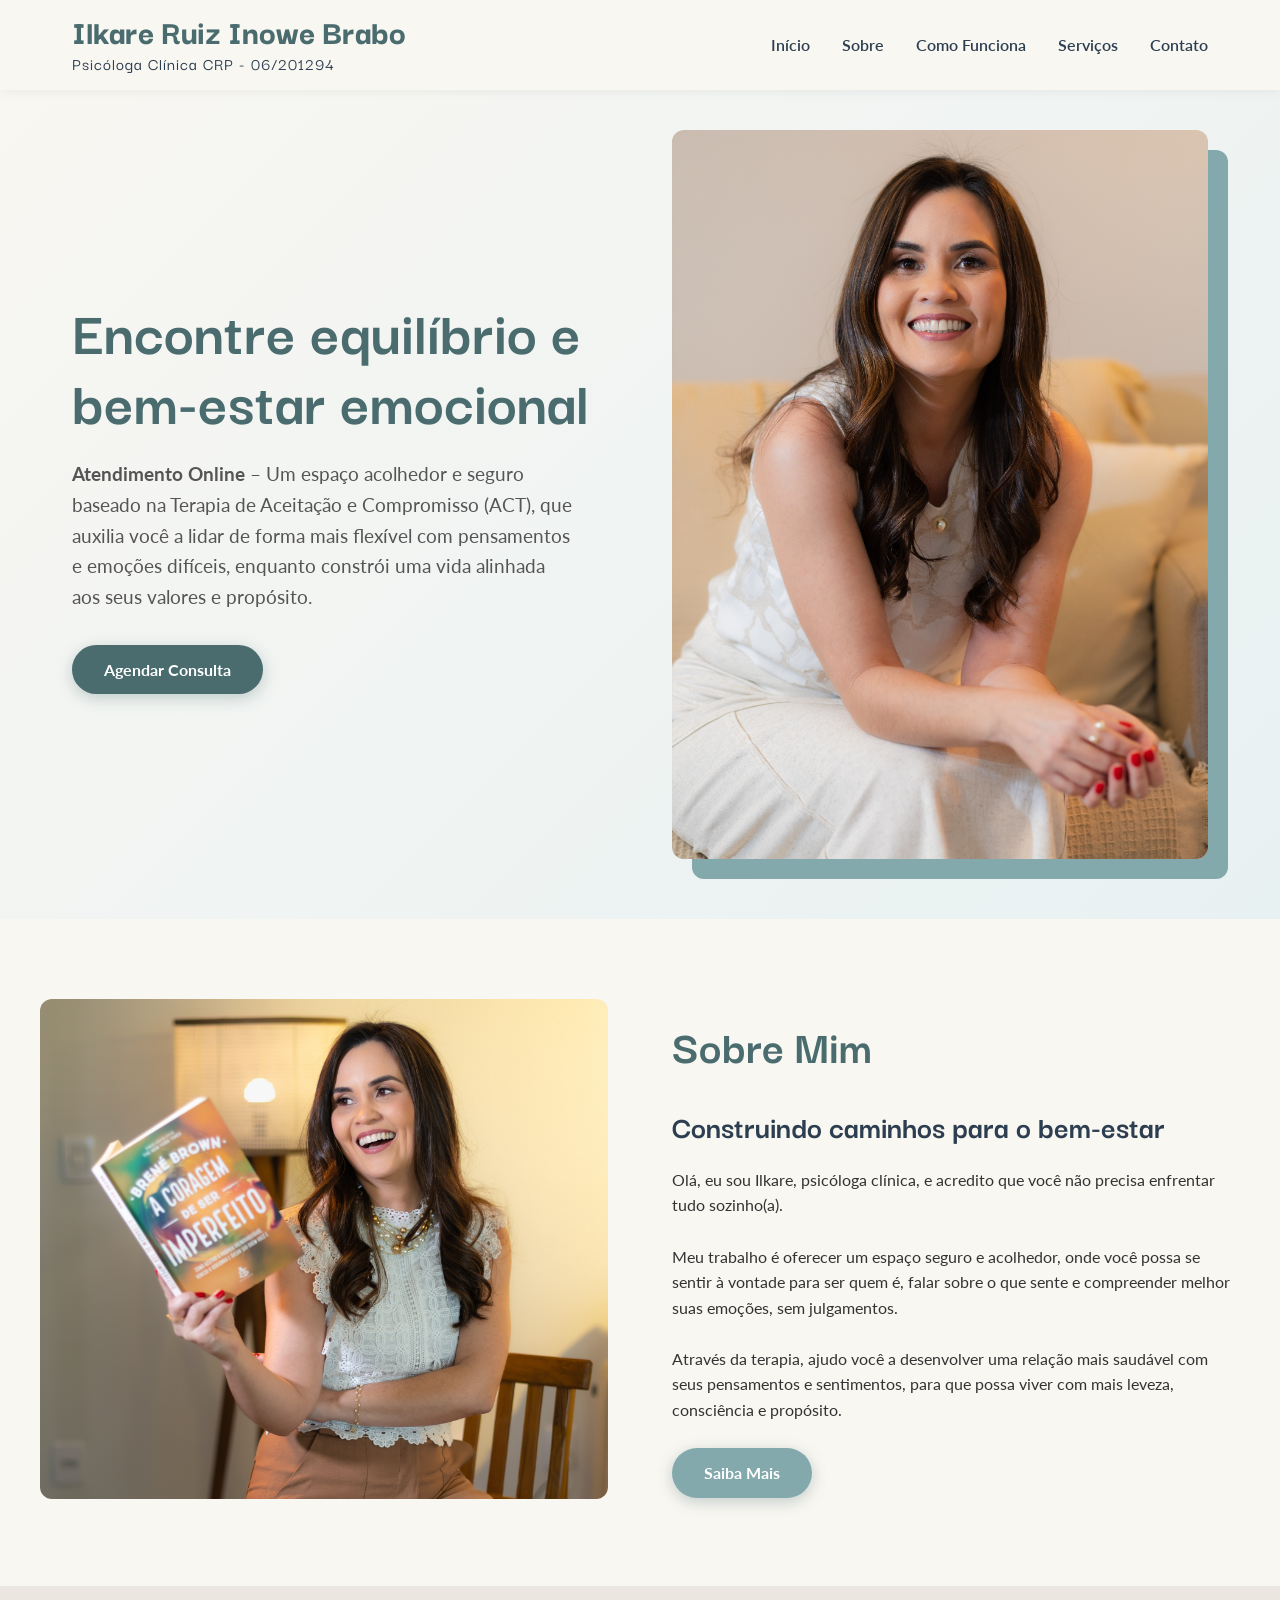
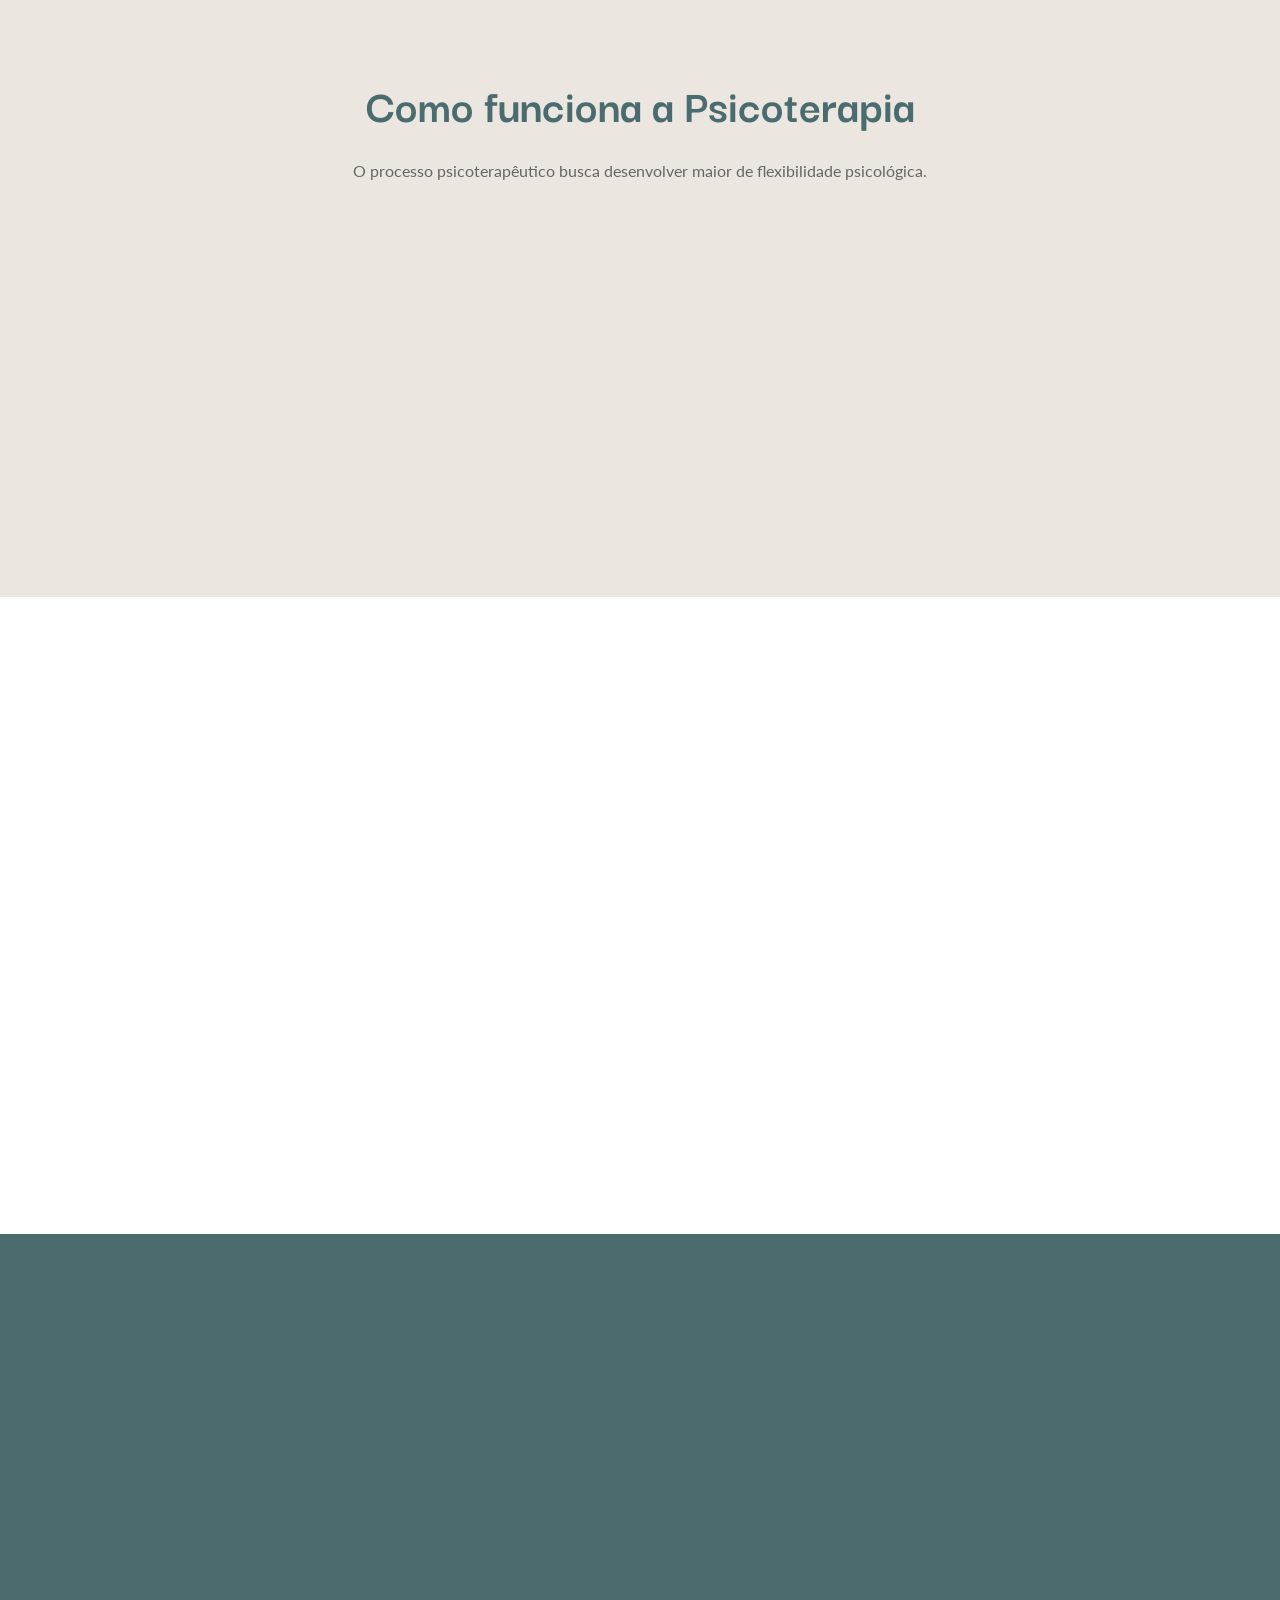
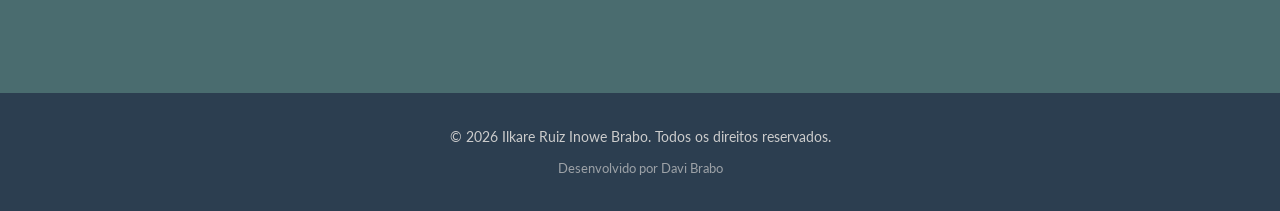
<file: content/index.html>
<!DOCTYPE html>
<html lang="pt-BR">

<head>
    <meta charset="UTF-8">
    <meta name="viewport" content="width=device-width, initial-scale=1.0">
    <link rel="canonical" href="https://www.ilkarepsi.com">

    <!-- Indica ao Google onde está o mapa do site (reforça o robots.txt) -->
    <link rel="sitemap" type="application/xml" href="https://www.ilkarepsi.com/sitemap.xml">

    <!-- Avisa o navegador para se conectar ao Google Fonts antes de precisar, acelerando o carregamento -->
    <link rel="preconnect" href="https://fonts.googleapis.com">
    <!-- crossorigin é necessário para fontes que vêm de outro domínio -->
    <link rel="preconnect" href="https://fonts.gstatic.com" crossorigin>

    <!-- Avisa o navegador para resolver o DNS do WhatsApp antes de precisar (botão de contato) -->
    <link rel="dns-prefetch" href="https://api.whatsapp.com">

    <link rel="stylesheet" href="estilos/estilo.css">
    <link rel="stylesheet" href="estilos/mediaquery.css">
    <link rel="stylesheet" href="https://fonts.googleapis.com/css2?family=Material+Symbols+Outlined" />
    <link rel="shortcut icon" href="imagens/favicon.ico" type="image/x-icon">
    <!-- apple-touch-icon: ícone que aparece quando o usuário adiciona o site à tela inicial do iPhone -->
    <link rel="apple-touch-icon" href="imagens/favicon.ico">
    <title>Psicóloga em Marília | Terapia Online | Ilkare Ruiz Brabo</title>
    <meta name="google-site-verification" content="JiAU5RhtBglbFpOm03lmIRSncttemw6IICREUOoDnOw" />

    <!-- ===== SEO BÁSICO ===== -->
    <!-- Diz ao Google qual é o título desta página -->
    <meta name="title" content="Psicóloga Clínica | Terapia Online | Ilkare Psi">

    <!-- Texto que aparece embaixo do título nos resultados do Google (até ~155 caracteres) -->
    <meta name="description"
        content="Psicóloga clínica em Marília. Atendimento online especializado em TCC e ACT. Espaço acolhedor para promover bem-estar emocional e qualidade de vida.">

    <!-- Palavras-chave relacionadas ao seu serviço (ajuda menos que antigamente, mas ainda é válido) -->
    <meta name="keywords"
        content="psicóloga, psicóloga clínica, terapia online, psicoterapia, TCC, ACT, saúde mental, ansiedade, autoestima, bem-estar emocional, psicóloga Marília, terapia Marília">

    <!-- Diz ao Google para indexar a página (aparecer no resultado) e seguir os links dela -->
    <meta name="robots" content="index, follow">

    <!-- Define a cor da barra do navegador no celular (Android/Chrome) -->
    <meta name="theme-color" content="#7b6fa0">

    <!-- ===== OPEN GRAPH (Facebook, WhatsApp, LinkedIn, etc.) ===== -->
    <!-- Quando alguém compartilha o link, essas tags definem o que vai aparecer no preview -->

    <!-- Tipo de conteúdo (website = página comum) -->
    <meta property="og:type" content="website">

    <!-- URL oficial da página -->
    <meta property="og:url" content="https://www.ilkarepsi.com/">

    <!-- Título que aparece no preview do link compartilhado -->
    <meta property="og:title" content="Ilkare Ruiz Brabo | Psicóloga Clínica em Marília">

    <!-- Descrição que aparece no preview do link compartilhado -->
    <meta property="og:description"
        content="Psicóloga clínica com atendimento online. Especialista em TCC e ACT para promover bem-estar emocional. Agende sua consulta.">

    <!-- Imagem que aparece no preview (IMPORTANTE: crie um arquivo og-image.jpg de 1200x630px com sua foto) -->
    <meta property="og:image" content="https://www.ilkarepsi.com/imagens/livro.png">

    <!-- Idioma do conteúdo da página -->
    <meta property="og:locale" content="pt_BR">

    <!-- Nome do site -->
    <meta property="og:site_name" content="Ilkare Psi">

    <!-- ===== TWITTER CARD (também funciona no X / antigo Twitter) ===== -->
    <!-- Define o tipo de card: summary_large_image = imagem grande + texto -->
    <meta name="twitter:card" content="summary_large_image">

    <!-- URL da página -->
    <meta name="twitter:url" content="https://www.ilkarepsi.com/">

    <!-- Título no card do Twitter -->
    <meta name="twitter:title" content="Ilkare Ruiz Brabo | Psicóloga Clínica em Marília">

    <!-- Descrição no card do Twitter -->
    <meta name="twitter:description"
        content="Psicóloga clínica com atendimento online. Especialista em TCC e ACT para seu bem-estar emocional.">

    <!-- Imagem no card do Twitter (pode ser a mesma do og:image) -->
    <meta name="twitter:image" content="https://www.ilkarepsi.com/imagens/livro.png">

    <!-- ===== JSON-LD: DADOS ESTRUTURADOS PARA O GOOGLE ===== -->
    <!-- Esse bloco fala diretamente com o Google em linguagem de máquina -->
    <!-- Pode ativar recursos especiais nos resultados (rich results) como painel de conhecimento -->
    <script type="application/ld+json">
    {
      "@context": "https://schema.org",
      "@type": "Psychologist",
      "name": "Ilkare Ruiz Brabo",
      "jobTitle": "Psicóloga Clínica",
      "description": "Psicóloga clínica especializada em TCC e ACT, com atendimento online em Marília .",
      "url": "https://www.ilkarepsi.com/",
      "image": "https://www.ilkarepsi.com/imagens/ILKARE%20BRABO%20-%202025-73.jpg",
      "telephone": "+55-14-99159-9009",
      "email": "ilkareib@gmail.com.br",
      "address": {
        "@type": "PostalAddress",
        "addressLocality": "Marília",
        "addressRegion": "SP",
        "addressCountry": "BR"
      },
      "knowsAbout": ["Psicoterapia", "TCC", "ACT", "Saúde Mental", "Ansiedade", "Bem-estar Emocional"],
      "areaServed": "Brasil"
    }
    </script>

    <!-- ===== FAQ: DADOS ESTRUTURADOS DE PERGUNTAS E RESPOSTAS ===== -->
    <!-- O Google pode exibir essas perguntas diretamente no resultado de busca (rich result) -->
    <!-- Isso aumenta muito o espaço ocupado no Google e atrai mais cliques -->
    <script type="application/ld+json">
    {
      "@context": "https://schema.org",
      "@type": "FAQPage",
      "mainEntity": [
        {
          "@type": "Question",
          "name": "Como funciona a terapia online?",
          "acceptedAnswer": {
            "@type": "Answer",
            "text": "A terapia online acontece por videochamada, com a mesma qualidade e ética do atendimento presencial. Você precisa apenas de um celular ou computador com internet estável."
          }
        },
        {
          "@type": "Question",
          "name": "Qual é a abordagem terapêutica utilizada?",
          "acceptedAnswer": {
            "@type": "Answer",
            "text": "Utilizo a Terapia de Aceitação e Compromisso (ACT) e a Terapia Cognitivo-Comportamental (TCC), abordagens baseadas em evidências científicas que ajudam a desenvolver flexibilidade psicológica."
          }
        },
        {
          "@type": "Question",
          "name": "Quanto tempo dura cada sessão?",
          "acceptedAnswer": {
            "@type": "Answer",
            "text": "Cada sessão tem duração de 50 minutos, com frequência semanal, permitindo um acompanhamento contínuo e individualizado."
          }
        },
        {
          "@type": "Question",
          "name": "Como agendar uma consulta?",
          "acceptedAnswer": {
            "@type": "Answer",
            "text": "O agendamento é feito pelo WhatsApp: (14) 99159-9009. Entre em contato para tirar dúvidas e marcar seu primeiro horário."
          }
        }
      ]
    }
    </script>


</head>

<body>

    <header id="header">
        <div class="header-container">
            <div class="logo">
                <h1>Ilkare Ruiz Inowe Brabo</h1>
                <h2>Psicóloga Clínica <span class="crp-badge">CRP - 06/201294</span></h2>
            </div>

            <span class="material-symbols-outlined" id="burguer" onclick="toggleMenu()">
                menu
            </span>

            <nav id="itens">
                <a href="#inicio" onclick="closeMenu()">Início</a>
                <a href="#sobre" onclick="closeMenu()">Sobre</a>
                <a href="#como-funciona" onclick="closeMenu()">Como Funciona</a>
                <a href="#servicos" onclick="closeMenu()">Serviços</a>
                <a href="#contato" onclick="closeMenu()">Contato</a>
            </nav>
        </div>
    </header>

    <section id="inicio">
        <div class="inicio-container">
            <div class="inicio-texto scroll-reveal">
                <h1>Encontre equilíbrio e bem-estar emocional</h1>
                <p>
                    <strong>Atendimento Online</strong> – Um espaço acolhedor e seguro baseado na Terapia de Aceitação e
                    Compromisso (ACT), que auxilia você a lidar de forma mais flexível com pensamentos e emoções
                    difíceis, enquanto constrói uma vida alinhada aos seus valores e propósito.
                </p>
                <a href="https://api.whatsapp.com/send?phone=5514996115090" class="btn-cta" target="_blank">Agendar
                    Consulta</a>
            </div>

            <div class="inicio-imagem scroll-reveal">
                <!-- loading="eager" na primeira imagem: carrega imediatamente pois está visível logo ao abrir a página -->
                <img src="imagens/ILKARE BRABO - 2025-73.jpg" alt="Ilkare Ruiz Brabo, psicóloga clínica em Marília, em seu ambiente de atendimento" loading="eager" width="600" height="600">
            </div>
        </div>
    </section>

    <section id="sobre">
        <div class="sobre-container">
            <div class="sobre-imagem scroll-reveal">
                <!-- loading="lazy": só carrega essa imagem quando o usuário rolar até ela, economizando dados e acelerando a página -->
                <img src="imagens/ILKARE BRABO - 2025-29.jpg" alt="Foto de Ilkare Ruiz Brabo, psicóloga clínica especializada em TCC e ACT" loading="lazy" width="500" height="600">
            </div>
            <div class="sobre-texto scroll-reveal">
                <h2 class="section-title" style="text-align: left;">Sobre Mim</h2>
                <h3>Construindo caminhos para o bem-estar</h3>
                <p>
                    Olá, eu sou Ilkare, psicóloga clínica, e acredito que você não precisa enfrentar tudo sozinho(a).
                    <br><br>
                    Meu trabalho é oferecer um espaço seguro e acolhedor, onde você possa se sentir à vontade para ser
                    quem é, falar sobre o que sente e compreender melhor suas emoções, sem julgamentos.
                </p>
                <br>
                <p>
                    Através da terapia, ajudo você a desenvolver uma relação mais saudável com seus pensamentos e
                    sentimentos, para que possa viver com mais leveza, consciência e propósito.
                </p>
                <br>
                <a onclick="abrirModal()" class="btn-cta"
                    style="background-color: var(--cor-secundaria); cursor: pointer; color: white;">Saiba Mais</a>
            </div>
        </div>
    </section>

    <section id="como-funciona">
        <h2 class="section-title scroll-reveal">Como funciona a Psicoterapia</h2>
        <p class="section-subtitle scroll-reveal">O processo psicoterapêutico busca desenvolver maior de flexibilidade
            psicológica.</p>

        <div class="steps-container">
            <div class="step-card scroll-reveal">
                <div class="step-number">01</div>
                <h3>Contato Inicial</h3>
                <p>Entre em contato pelo WhatsApp para tirar dúvidas e agendar seu primeiro horário.</p>
            </div>
            <div class="step-card scroll-reveal">
                <div class="step-number">02</div>
                <h3>Primeira Sessão</h3>
                <p>Um momento para nos conhecermos, entendermos suas demandas e alinharmos expectativas.</p>
            </div>
            <div class="step-card scroll-reveal">
                <div class="step-number">03</div>
                <h3>O Processo</h3>
                <p>Sessões semanais de 50 minutos de atendimento / Horário agendado / Avaliação e cuidado
                    individualizado</p>
            </div>
        </div>
    </section>

    <section id="servicos">
        <h2 class="section-title scroll-reveal">Áreas de Atuação</h2>
        <div class="servicos-grid">
            <div class="servico-card scroll-reveal">
                <span class="material-symbols-outlined"
                    style="font-size: 40px; color: var(--cor-primaria);">devices</span>
                <h3>Atendimento Online</h3>
                <!-- <ul style="text-align: left; padding-left: 20px; line-height: 1.8; margin-top: 10px;">
                    <li>Ansiedade e preocupação excessiva.</li>
                    <li>Estresse e sobrecarga emocional.</li>
                    <li>Autocrítica e baixa autoestima.</li>
                    <li>Dificuldade em lidar com emoções.</li>
                    <li>Relacionamentos e vínculos.</li>
                    <li>Momentos de transição (mudanças, decisões, fases da vida)</li>
                </ul> -->
                <p>Terapia no conforto da sua casa, com a mesma qualidade e ética do presencial.</p>
            </div>
            <div class="servico-card scroll-reveal">
                <span class="material-symbols-outlined"
                    style="font-size: 40px; color: var(--cor-primaria);">self_improvement</span>
                <h3>Psicoterapia Individual</h3>
                <ul style="text-align: left; padding-left: 20px; line-height: 1.8; margin-top: 10px;">
                    <li>Ansiedade e preocupação excessiva.</li>
                    <li>Estresse e sobrecarga emocional.</li>
                    <li>Autocrítica e baixa autoestima.</li>
                    <li>Dificuldade em lidar com emoções.</li>
                    <li>Relacionamentos e vínculos.</li>
                    <li>Momentos de transição (mudanças, decisões, fases da vida)</li>
                </ul>
            </div>
            <div class="servico-card scroll-reveal">
                <span class="material-symbols-outlined"
                    style="font-size: 40px; color: var(--cor-primaria);">psychology</span>
                <h3>Palestras e encontros</h3>
                <p>Levo conteúdos sobre saúde emocional de forma acessível, prática e
                    acolhedora, ajudando pessoas e grupos a lidarem melhor com seus pensamentos, emoções e desafios do
                    dia a dia.</p>
            </div>
        </div>
    </section>

    <section id="contato">
        <div class="contato-container scroll-reveal">
            <h2 class="section-title" style="color: white; margin-bottom: 0.5rem;">Vamos conversar?</h2>
            <p>Agende sua consulta ou tire suas dúvidas.</p>

            <div class="contato-info">
                <p>
                    <span class="material-symbols-outlined">mail</span>
                    ilkareib@gmail.com.br
                </p>
                <p>
                    <span class="material-symbols-outlined">call</span>
                    (14) 99159-9009
                </p>
            </div>

            <br>
            <a href="https://api.whatsapp.com/send?phone=5514996115090" class="btn-cta"
                style="background-color: white; color: var(--cor-primaria);">Chamar no WhatsApp</a>
        </div>
    </section>

    <!-- MODAL "SAIBA MAIS" -->
    <div id="modalSaibaMais" class="modal-overlay">
        <div class="modal-content">
            <span class="modal-close" onclick="fecharModal()">&times;</span>
            <div class="modal-body">
                <img src="imagens/livro.png" alt="Foto da Psicóloga" class="modal-img">
                <h2 class="section-title" style="margin-top: 0; font-size: 2rem;">Minha Trajetória</h2>
                <h3 style="text-align: center; color: var(--cor-secundaria); font-size: 1.2rem; margin-bottom: 1.5rem;">
                    Construindo caminhos para o bem-estar</h3>
                <br>
                <p><strong>Formação e Especializações:</strong><br> <strong>Psicóloga Clínica
                        Especialista:</strong>Terapia
                    Cognitivo-Comportamental e Contextuais <br>
                    <strong>Qualificação Profissional</strong> - Graduada em Psicologia e Pedagogia <br>
                    <strong>Experiência Profissional</strong> - atuo ajudando pessoas a entender melhor suas emoções,
                    pensamentos e
                    comportamentos, para construir uma vida com maior flexibilidade psicológica e sentido. <br>
                </p>
                <p> <strong>Abordagem Terapêutica</strong> - focada na Terapia de Aceitação e compromisso para
                    desenvolver flexibilidade
                    psicológica, aceitação da experiência interna e alinhamento de ações com seus valores pessoais.</p>
                <br>
                <div style="text-align: center; margin-top: 1.5rem;">
                    <a href="https://api.whatsapp.com/send?phone=5514996115090" class="btn-cta" target="_blank"
                        style="padding: 10px 20px; font-size: 0.9rem;">Agendar Consulta</a>
                </div>
            </div>
        </div>
    </div>

    <footer>
        <p>&copy; 2026 Ilkare Ruiz Inowe Brabo. Todos os direitos reservados.</p>
        <p style="font-size: 0.8rem; margin-top: 10px; opacity: 0.7;">Desenvolvido por Davi Brabo</p>
    </footer>

    <script src="javascript.js"></script>
</body>

</html>
</file>
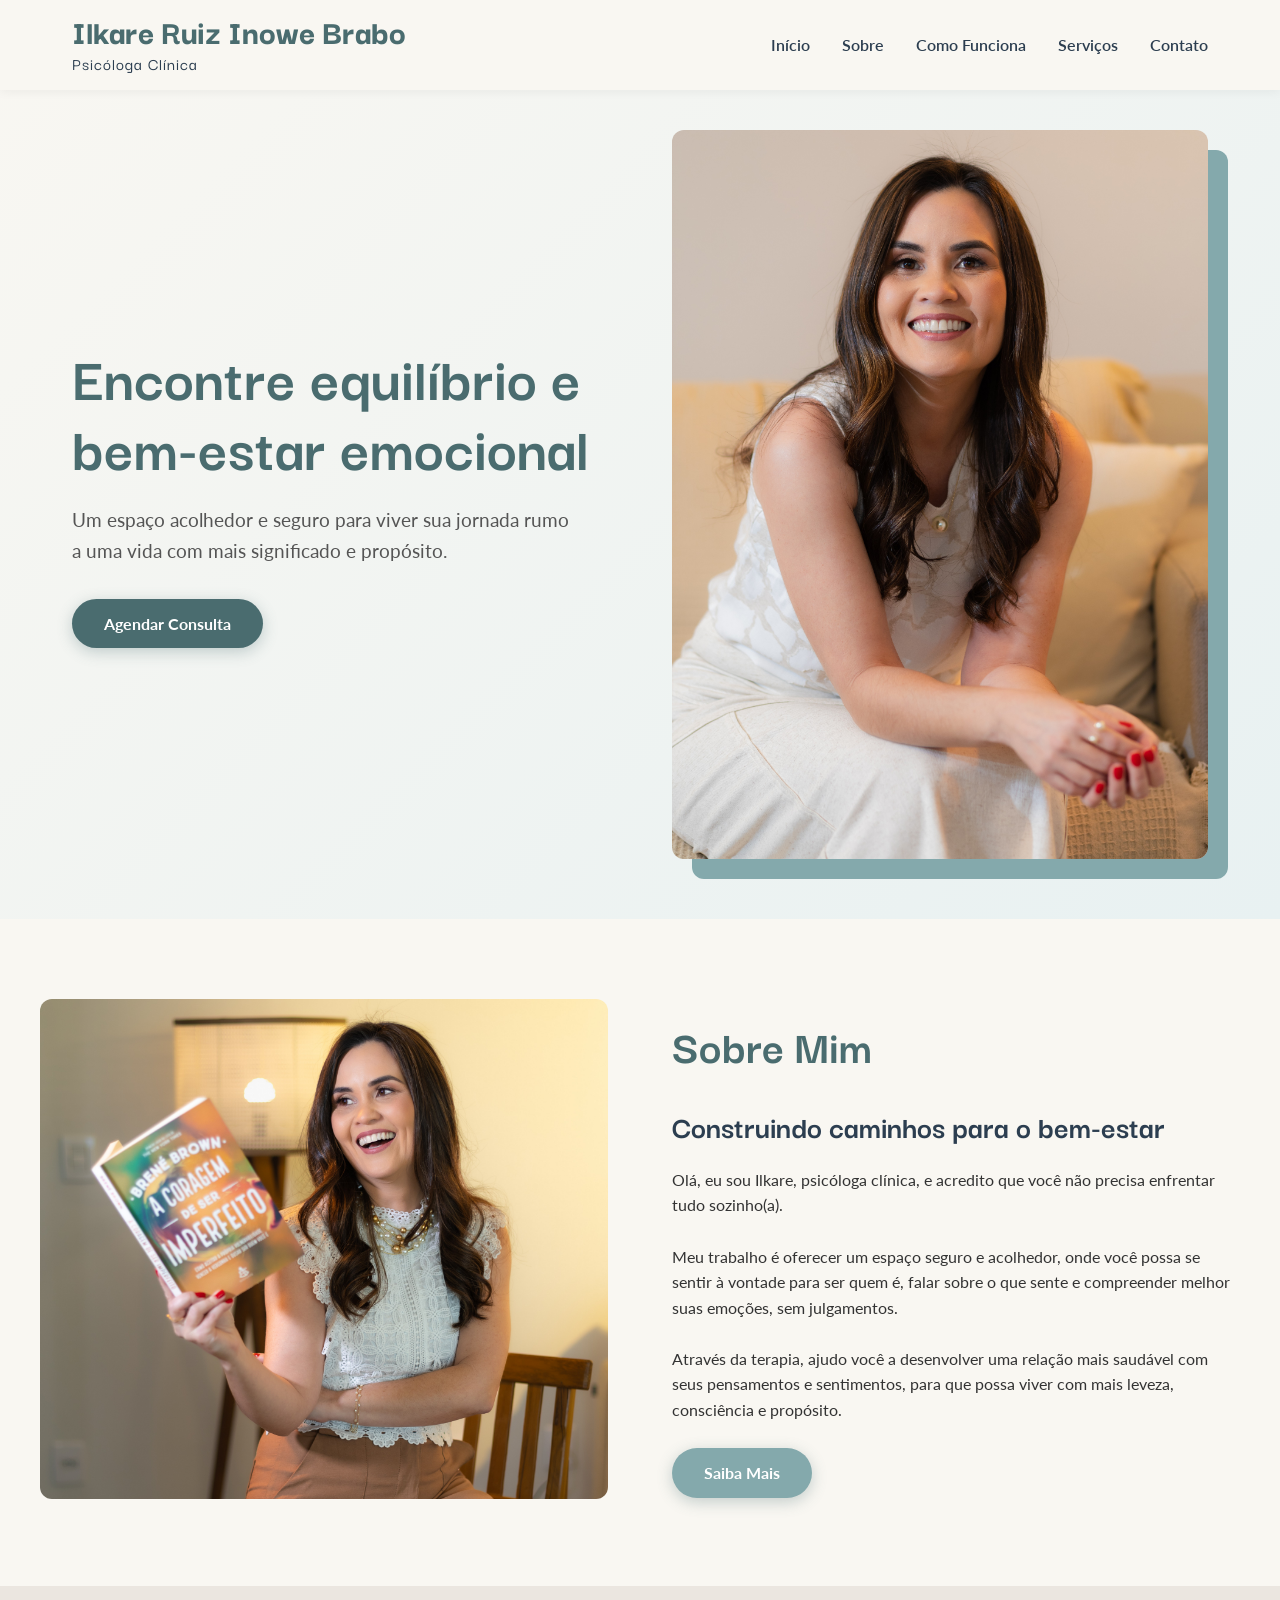
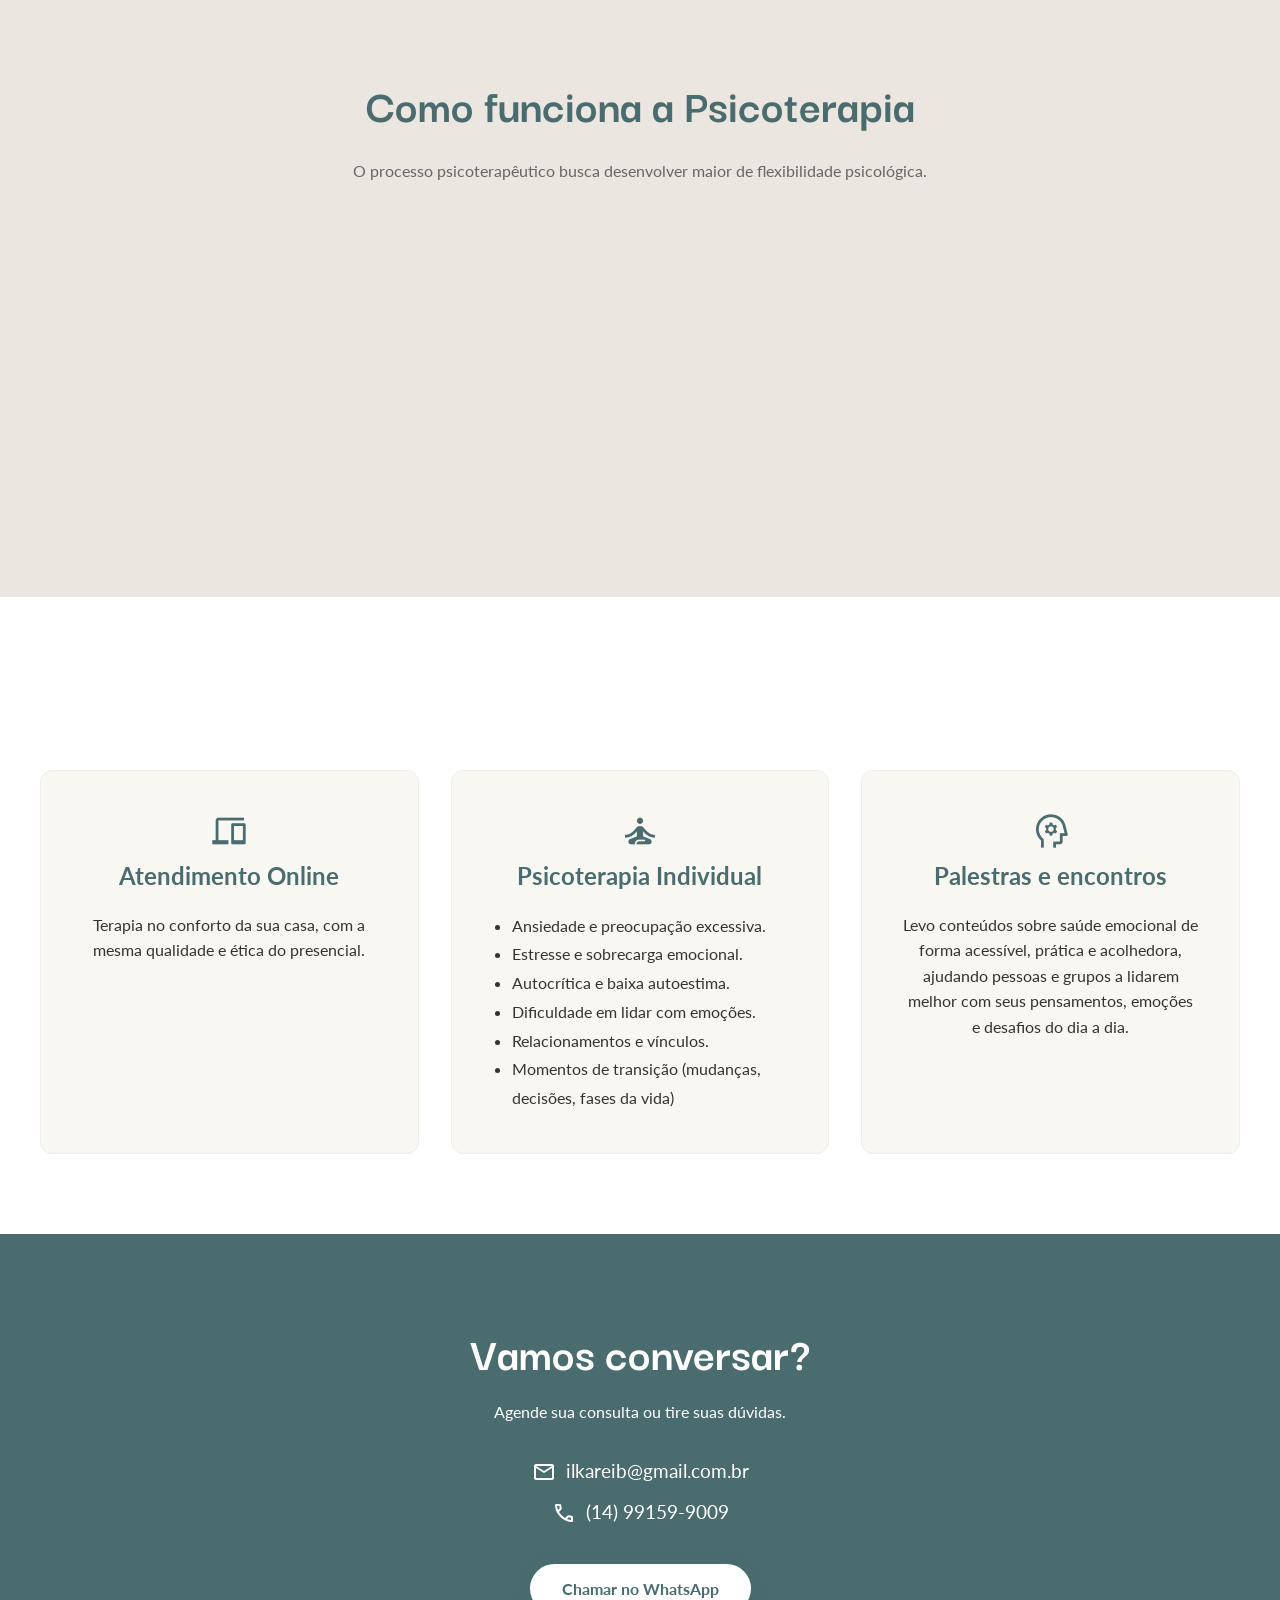
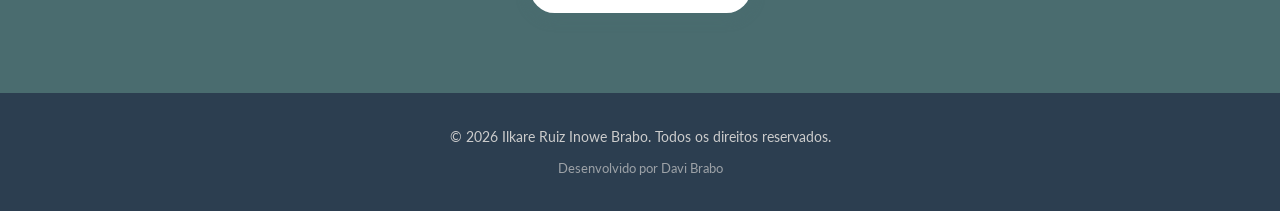
<file: content/file.html>
<!DOCTYPE html>
<html lang="pt-br">

<head>
    <meta charset="UTF-8">
    <meta name="viewport" content="width=device-width, initial-scale=1.0">
    <meta name="description"
        content="Psicologia Clínica - Atendimento especializado para equilíbrio emocional e bem-estar.">
    <link rel="stylesheet" href="./estilos/estilo.css">
    <link rel="stylesheet" href="./estilos/mediaquery.css">
    <link rel="stylesheet" href="https://fonts.googleapis.com/css2?family=Material+Symbols+Outlined" />
    <title>Ilkare Ruiz Brabo | Psicóloga Clínica</title>
    <meta name="google-site-verification" content="JiAU5RhtBglbFpOm03lmIRSncttemw6IICREUOoDnOw" />
</head>

<body>

    <header id="header">
        <div class="header-container">
            <div class="logo">
                <h1>Ilkare Ruiz Inowe Brabo</h1>
                <h2>Psicóloga Clínica</h2>
            </div>

            <span class="material-symbols-outlined" id="burguer" onclick="toggleMenu()">
                menu
            </span>

            <nav id="itens">
                <a href="#inicio" onclick="closeMenu()">Início</a>
                <a href="#sobre" onclick="closeMenu()">Sobre</a>
                <a href="#como-funciona" onclick="closeMenu()">Como Funciona</a>
                <a href="#servicos" onclick="closeMenu()">Serviços</a>
                <a href="#contato" onclick="closeMenu()">Contato</a>
            </nav>
        </div>
    </header>

    <section id="inicio">
        <div class="inicio-container">
            <div class="inicio-texto scroll-reveal">
                <h1>Encontre equilíbrio e bem-estar emocional</h1>
                <p>
                    Um espaço acolhedor e seguro para viver sua jornada rumo a uma vida com mais significado e
                    propósito.
                </p>
                <a href="https://api.whatsapp.com/send?phone=5514996115090" class="btn-cta" target="_blank">Agendar
                    Consulta</a>
            </div>

            <div class="inicio-imagem scroll-reveal">
                <!-- Usando a imagem livro.png temporariamente, mas ideal seria uma foto profissional ou ilustra -->
                <img src="imagens/ILKARE BRABO - 2025-73.jpg" alt="Ambiente acolhedor de terapia">
            </div>
        </div>
    </section>

    <section id="sobre">
        <div class="sobre-container">
            <div class="sobre-imagem scroll-reveal">
                <img src="imagens/ILKARE BRABO - 2025-29.jpg" alt="Foto da Psicóloga">
            </div>
            <div class="sobre-texto scroll-reveal">
                <h2 class="section-title" style="text-align: left;">Sobre Mim</h2>
                <h3>Construindo caminhos para o bem-estar</h3>
                <p>
                    Olá, eu sou Ilkare, psicóloga clínica, e acredito que você não precisa enfrentar tudo sozinho(a).
                    <br><br>
                    Meu trabalho é oferecer um espaço seguro e acolhedor, onde você possa se sentir à vontade para ser
                    quem é, falar sobre o que sente e compreender melhor suas emoções, sem julgamentos.
                </p>
                <br>
                <p>
                    Através da terapia, ajudo você a desenvolver uma relação mais saudável com seus pensamentos e
                    sentimentos, para que possa viver com mais leveza, consciência e propósito.
                </p>
                <br>
                <a onclick="abrirModal()" class="btn-cta"
                    style="background-color: var(--cor-secundaria); cursor: pointer; color: white;">Saiba Mais</a>
            </div>
        </div>
    </section>

    <section id="como-funciona">
        <h2 class="section-title scroll-reveal">Como funciona a Psicoterapia</h2>
        <p class="section-subtitle scroll-reveal">O processo psicoterapêutico busca desenvolver maior de flexibilidade
            psicológica.</p>

        <div class="steps-container">
            <div class="step-card scroll-reveal">
                <div class="step-number">01</div>
                <h3>Contato Inicial</h3>
                <p>Entre em contato pelo WhatsApp para tirar dúvidas e agendar seu primeiro horário.</p>
            </div>
            <div class="step-card scroll-reveal">
                <div class="step-number">02</div>
                <h3>Primeira Sessão</h3>
                <p>Um momento para nos conhecermos, entendermos suas demandas e alinharmos expectativas.</p>
            </div>
            <div class="step-card scroll-reveal">
                <div class="step-number">03</div>
                <h3>O Processo</h3>
                <p>Sessões semanais de 50 minutos de atendimento / Horário agendado / Avaliação e cuidado
                    individualizado</p>
            </div>
        </div>
    </section>

    <section id="servicos">
        <h2 class="section-title scroll-reveal">Áreas de Atuação</h2>
        <div class="servicos-grid">
            <div class="servico-card scroll-reveal">
                <span class="material-symbols-outlined"
                    style="font-size: 40px; color: var(--cor-primaria);">devices</span>
                <h3>Atendimento Online</h3>
                <!-- <ul style="text-align: left; padding-left: 20px; line-height: 1.8; margin-top: 10px;">
                    <li>Ansiedade e preocupação excessiva.</li>
                    <li>Estresse e sobrecarga emocional.</li>
                    <li>Autocrítica e baixa autoestima.</li>
                    <li>Dificuldade em lidar com emoções.</li>
                    <li>Relacionamentos e vínculos.</li>
                    <li>Momentos de transição (mudanças, decisões, fases da vida)</li>
                </ul> -->
                <p>Terapia no conforto da sua casa, com a mesma qualidade e ética do presencial.</p>
            </div>
            <div class="servico-card scroll-reveal">
                <span class="material-symbols-outlined"
                    style="font-size: 40px; color: var(--cor-primaria);">self_improvement</span>
                <h3>Psicoterapia Individual</h3>
                <ul style="text-align: left; padding-left: 20px; line-height: 1.8; margin-top: 10px;">
                    <li>Ansiedade e preocupação excessiva.</li>
                    <li>Estresse e sobrecarga emocional.</li>
                    <li>Autocrítica e baixa autoestima.</li>
                    <li>Dificuldade em lidar com emoções.</li>
                    <li>Relacionamentos e vínculos.</li>
                    <li>Momentos de transição (mudanças, decisões, fases da vida)</li>
                </ul>
            </div>
            <div class="servico-card scroll-reveal">
                <span class="material-symbols-outlined"
                    style="font-size: 40px; color: var(--cor-primaria);">psychology</span>
                <h3>Palestras e encontros</h3>
                <p>Levo conteúdos sobre saúde emocional de forma acessível, prática e
                    acolhedora, ajudando pessoas e grupos a lidarem melhor com seus pensamentos, emoções e desafios do
                    dia a dia.</p>
            </div>
        </div>
    </section>

    <section id="contato">
        <div class="contato-container scroll-reveal">
            <h2 class="section-title" style="color: white; margin-bottom: 0.5rem;">Vamos conversar?</h2>
            <p>Agende sua consulta ou tire suas dúvidas.</p>

            <div class="contato-info">
                <p>
                    <span class="material-symbols-outlined">mail</span>
                    ilkareib@gmail.com.br
                </p>
                <p>
                    <span class="material-symbols-outlined">call</span>
                    (14) 99159-9009
                </p>
            </div>

            <br>
            <a href="https://api.whatsapp.com/send?phone=5514996115090" class="btn-cta"
                style="background-color: white; color: var(--cor-primaria);">Chamar no WhatsApp</a>
        </div>
    </section>

    <!-- MODAL "SAIBA MAIS" -->
    <div id="modalSaibaMais" class="modal-overlay">
        <div class="modal-content">
            <span class="modal-close" onclick="fecharModal()">&times;</span>
            <div class="modal-body">
                <img src="imagens/livro.png" alt="Foto da Psicóloga" class="modal-img">
                <h2 class="section-title" style="margin-top: 0; font-size: 2rem;">Minha Trajetória</h2>
                <h3 style="text-align: center; color: var(--cor-secundaria); font-size: 1.2rem; margin-bottom: 1.5rem;">
                    Construindo caminhos para o bem-estar</h3>
                <br>
                <p><strong>Formação e Especializações:</strong><br> <strong>Psicóloga Clínica Especialista:</strong>Terapia
                    Cognitivo-Comportamental e Contextuais <br>
                    <strong>Qualificação Profissional</strong> - Graduada em Psicologia e Pedagogia <br>
                    <strong>Experiência Profissional</strong> - atuo ajudando pessoas a entender melhor suas emoções, pensamentos e
                    comportamentos, para construir uma vida com maior flexibilidade psicológica e sentido. <br>
                    </p>
                <p> <strong>Abordagem Terapêutica</strong> - focada na Terapia de Aceitação e compromisso para desenvolver flexibilidade
                    psicológica, aceitação da experiência interna e alinhamento de ações com seus valores pessoais.</p>
                <br>
                <div style="text-align: center; margin-top: 1.5rem;">
                    <a href="https://api.whatsapp.com/send?phone=5514996115090" class="btn-cta" target="_blank"
                        style="padding: 10px 20px; font-size: 0.9rem;">Agendar Consulta</a>
                </div>
            </div>
        </div>
    </div>

    <footer>
        <p>&copy; 2026 Ilkare Ruiz Inowe Brabo. Todos os direitos reservados.</p>
        <p style="font-size: 0.8rem; margin-top: 10px; opacity: 0.7;">Desenvolvido por Davi Brabo</p>
    </footer>

    <script src="javascript.js"></script>
</body>

</html>
</file>
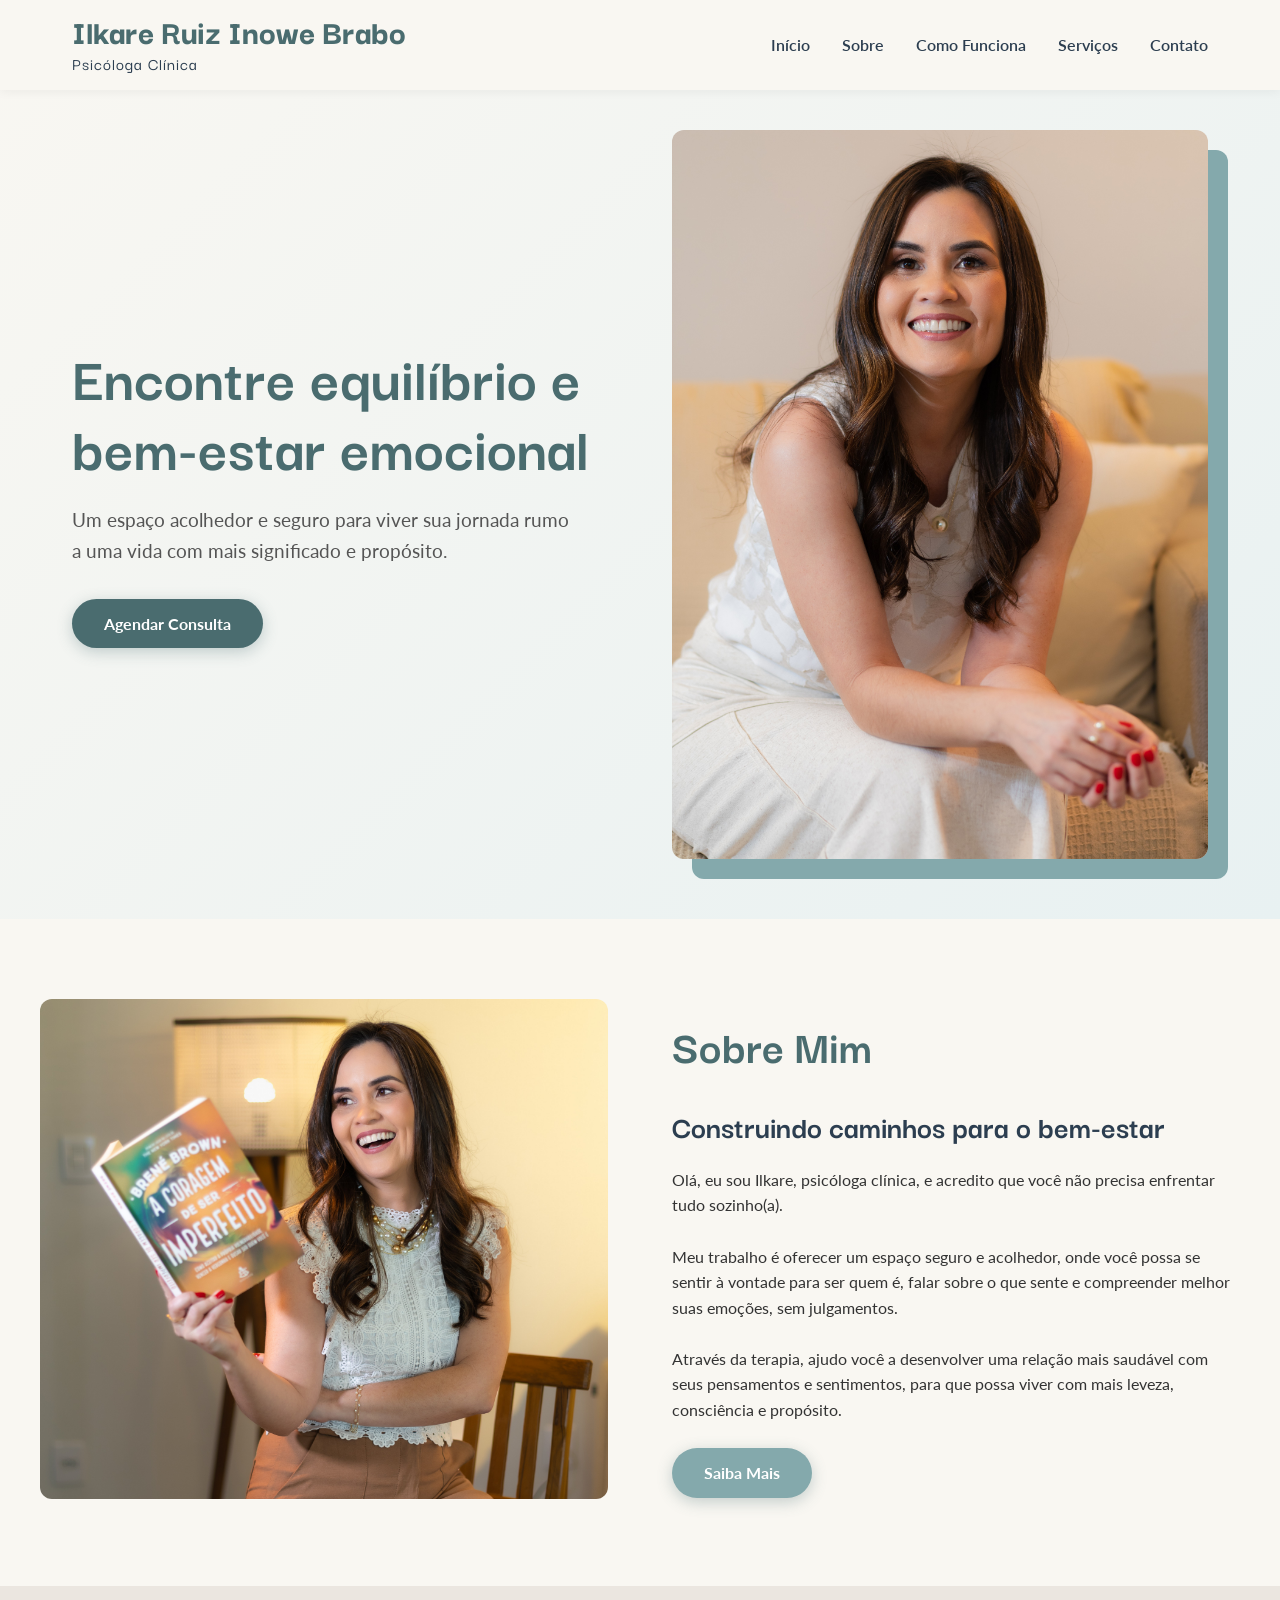
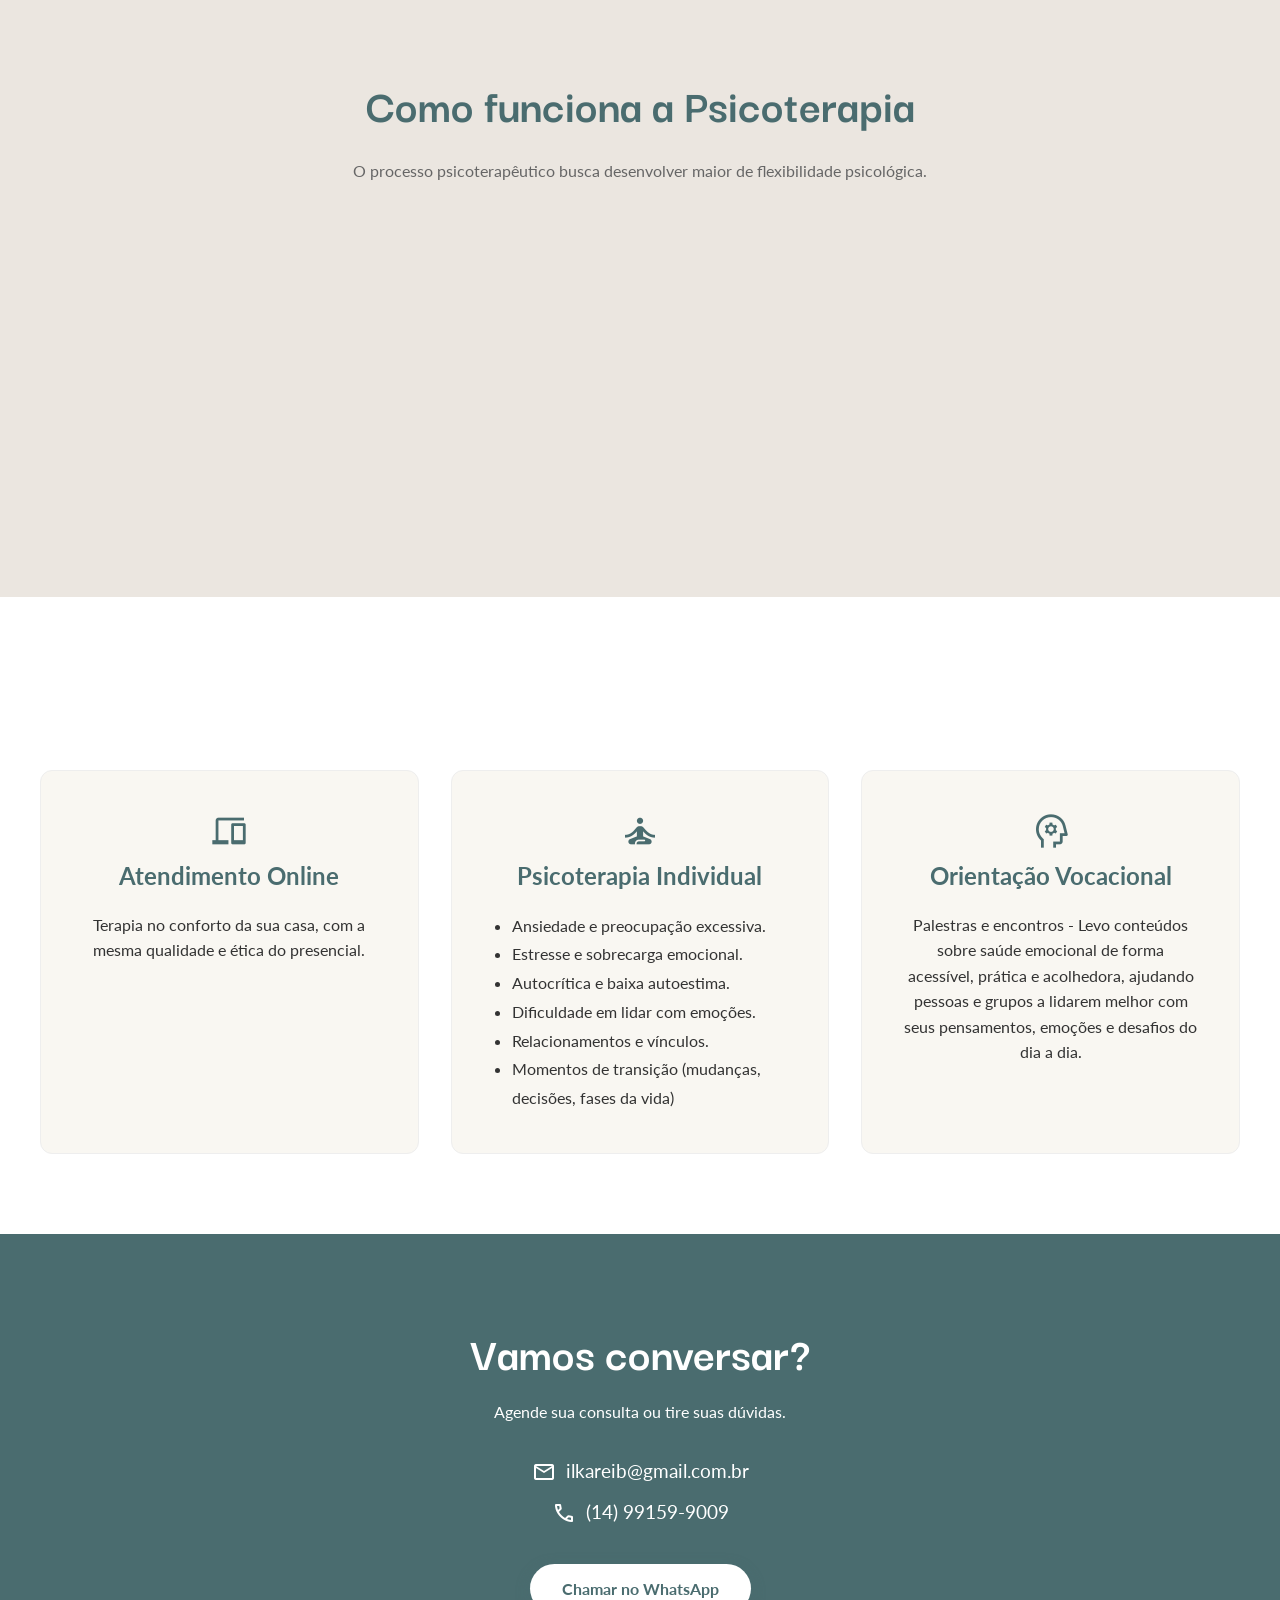
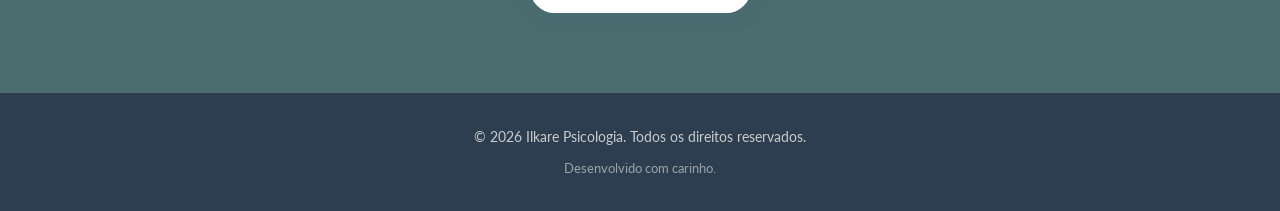
<file: content/file_backup.html>
<!DOCTYPE html>
<html lang="pt-br">

<head>
    <meta charset="UTF-8">
    <meta name="viewport" content="width=device-width, initial-scale=1.0">
    <meta name="description"
        content="Psicologia Clínica - Atendimento especializado para equilíbrio emocional e bem-estar.">
    <link rel="stylesheet" href="./estilos/estilo.css">
    <link rel="stylesheet" href="./estilos/mediaquery.css">
    <link rel="stylesheet" href="https://fonts.googleapis.com/css2?family=Material+Symbols+Outlined" />
    <title>Ilkare Ruiz Brabo | Psicóloga Clínica</title>
    <meta name="google-site-verification" content="JiAU5RhtBglbFpOm03lmIRSncttemw6IICREUOoDnOw" />
</head>

<body>

    <header id="header">
        <div class="header-container">
            <div class="logo">
                <h1>Ilkare Ruiz Inowe Brabo</h1>
                <h2>Psicóloga Clínica</h2>
            </div>

            <span class="material-symbols-outlined" id="burguer" onclick="toggleMenu()">
                menu
            </span>

            <nav id="itens">
                <a href="#inicio" onclick="closeMenu()">Início</a>
                <a href="#sobre" onclick="closeMenu()">Sobre</a>
                <a href="#como-funciona" onclick="closeMenu()">Como Funciona</a>
                <a href="#servicos" onclick="closeMenu()">Serviços</a>
                <a href="#contato" onclick="closeMenu()">Contato</a>
            </nav>
        </div>
    </header>

    <section id="inicio">
        <div class="inicio-container">
            <div class="inicio-texto scroll-reveal">
                <h1>Encontre equilíbrio e bem-estar emocional</h1>
                <p>
                    Um espaço acolhedor e seguro para viver sua jornada rumo a uma vida com mais significado e
                    propósito.
                </p>
                <a href="https://api.whatsapp.com/send?phone=5514996115090" class="btn-cta" target="_blank">Agendar
                    Consulta</a>
            </div>

            <div class="inicio-imagem scroll-reveal">
                <!-- Usando a imagem livro.png temporariamente, mas ideal seria uma foto profissional ou ilustra -->
                <img src="imagens/ILKARE BRABO - 2025-73.jpg" alt="Ambiente acolhedor de terapia">
            </div>
        </div>
    </section>

    <section id="sobre">
        <div class="sobre-container">
            <div class="sobre-imagem scroll-reveal">
                <img src="imagens/ILKARE BRABO - 2025-29.jpg" alt="Foto da Psicóloga">
            </div>
            <div class="sobre-texto scroll-reveal">
                <h2 class="section-title" style="text-align: left;">Sobre Mim</h2>
                <h3>Construindo caminhos para o bem-estar</h3>
                <p>
                    Olá, eu sou Ilkare, psicóloga clínica, e acredito que você não precisa enfrentar tudo sozinho(a).
                    <br><br>
                    Meu trabalho é oferecer um espaço seguro e acolhedor, onde você possa se sentir à vontade para ser
                    quem é, falar sobre o que sente e compreender melhor suas emoções, sem julgamentos.
                </p>
                <br>
                <p>
                    Através da terapia, ajudo você a desenvolver uma relação mais saudável com seus pensamentos e
                    sentimentos, para que possa viver com mais leveza, consciência e propósito.
                </p>
                <br>
                <a href="#contato" class="btn-cta" style="background-color: var(--cor-secundaria);">Saiba Mais</a>
            </div>
        </div>
    </section>

    <section id="como-funciona">
        <h2 class="section-title scroll-reveal">Como funciona a Psicoterapia</h2>
        <p class="section-subtitle scroll-reveal">O processo psicoterapêutico busca desenvolver maior de flexibilidade
            psicológica.</p>

        <div class="steps-container">
            <div class="step-card scroll-reveal">
                <div class="step-number">01</div>
                <h3>Contato Inicial</h3>
                <p>Entre em contato pelo WhatsApp para tirar dúvidas e agendar seu primeiro horário.</p>
            </div>
            <div class="step-card scroll-reveal">
                <div class="step-number">02</div>
                <h3>Primeira Sessão</h3>
                <p>Um momento para nos conhecermos, entendermos suas demandas e alinharmos expectativas.</p>
            </div>
            <div class="step-card scroll-reveal">
                <div class="step-number">03</div>
                <h3>O Processo</h3>
                <p>Sessões semanais de 50 minutos de atendimento / Horário agendado / Avaliação e cuidado
                    individualizado</p>
            </div>
        </div>
    </section>

    <section id="servicos">
        <h2 class="section-title scroll-reveal">Áreas de Atuação</h2>
        <div class="servicos-grid">
            <div class="servico-card scroll-reveal">
                <span class="material-symbols-outlined"
                    style="font-size: 40px; color: var(--cor-primaria);">devices</span>
                <h3>Atendimento Online</h3>
               <!-- <ul style="text-align: left; padding-left: 20px; line-height: 1.8; margin-top: 10px;">
                    <li>Ansiedade e preocupação excessiva.</li>
                    <li>Estresse e sobrecarga emocional.</li>
                    <li>Autocrítica e baixa autoestima.</li>
                    <li>Dificuldade em lidar com emoções.</li>
                    <li>Relacionamentos e vínculos.</li>
                    <li>Momentos de transição (mudanças, decisões, fases da vida)</li>
                </ul> -->
                <p>Terapia no conforto da sua casa, com a mesma qualidade e ética do presencial.</p>
            </div>
            <div class="servico-card scroll-reveal">
                <span class="material-symbols-outlined"
                    style="font-size: 40px; color: var(--cor-primaria);">self_improvement</span>
                <h3>Psicoterapia Individual</h3>
                <ul style="text-align: left; padding-left: 20px; line-height: 1.8; margin-top: 10px;">
                    <li>Ansiedade e preocupação excessiva.</li>
                    <li>Estresse e sobrecarga emocional.</li>
                    <li>Autocrítica e baixa autoestima.</li>
                    <li>Dificuldade em lidar com emoções.</li>
                    <li>Relacionamentos e vínculos.</li>
                    <li>Momentos de transição (mudanças, decisões, fases da vida)</li>
                </ul>
            </div>
            <div class="servico-card scroll-reveal">
                <span class="material-symbols-outlined"
                    style="font-size: 40px; color: var(--cor-primaria);">psychology</span>
                <h3>Orientação Vocacional</h3>
                <p>Palestras e encontros - Levo conteúdos sobre saúde emocional de forma acessível, prática e
                    acolhedora, ajudando pessoas e grupos a lidarem melhor com seus pensamentos, emoções e desafios do
                    dia a dia.</p>
            </div>
        </div>
    </section>

    <section id="contato">
        <div class="contato-container scroll-reveal">
            <h2 class="section-title" style="color: white; margin-bottom: 0.5rem;">Vamos conversar?</h2>
            <p>Agende sua consulta ou tire suas dúvidas.</p>

            <div class="contato-info">
                <p>
                    <span class="material-symbols-outlined">mail</span>
                    ilkareib@gmail.com.br
                </p>
                <p>
                    <span class="material-symbols-outlined">call</span>
                    (14) 99159-9009
                </p>
            </div>

            <br>
            <a href="https://api.whatsapp.com/send?phone=5514996115090" class="btn-cta"
                style="background-color: white; color: var(--cor-primaria);">Chamar no WhatsApp</a>
        </div>
    </section>

    <footer>
        <p>&copy; 2026 Ilkare Psicologia. Todos os direitos reservados.</p>
        <p style="font-size: 0.8rem; margin-top: 10px; opacity: 0.7;">Desenvolvido com carinho.</p>
    </footer>

    <script src="javascript.js"></script>
</body>

</html>
</file>
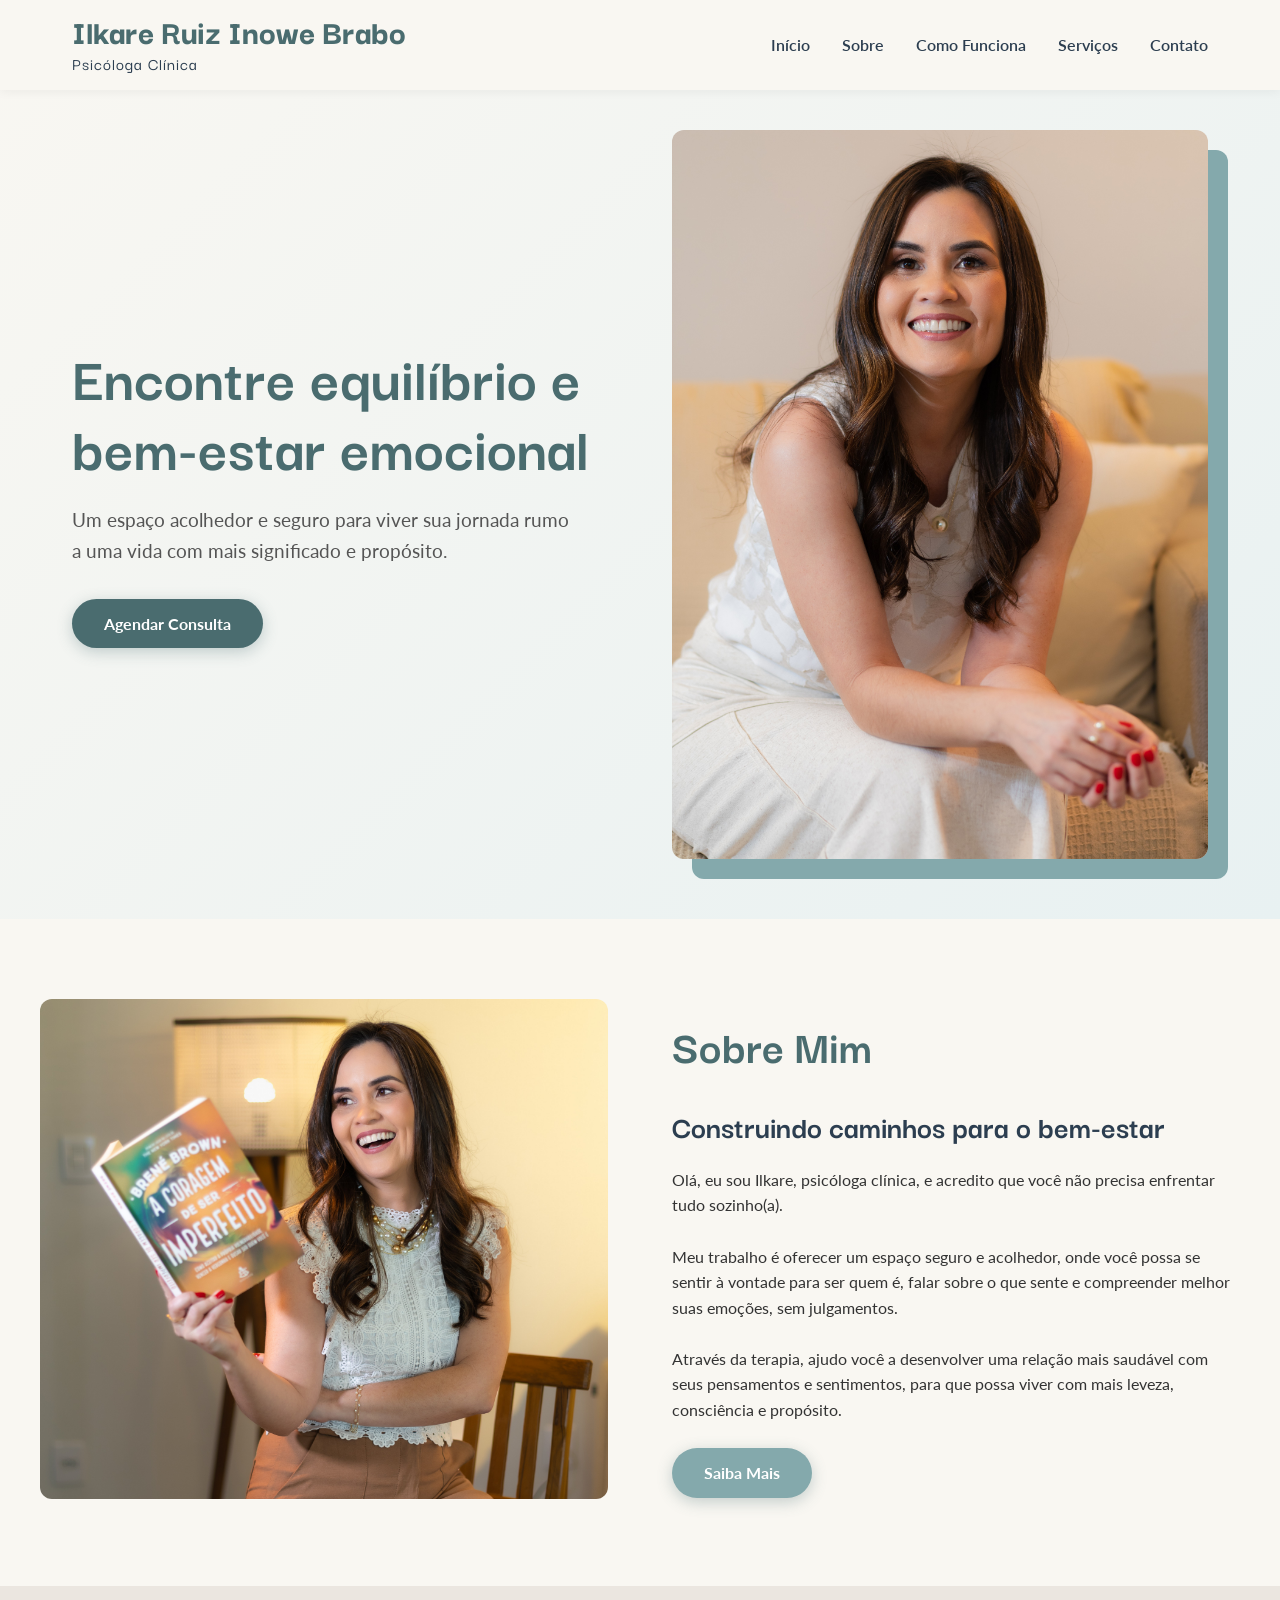
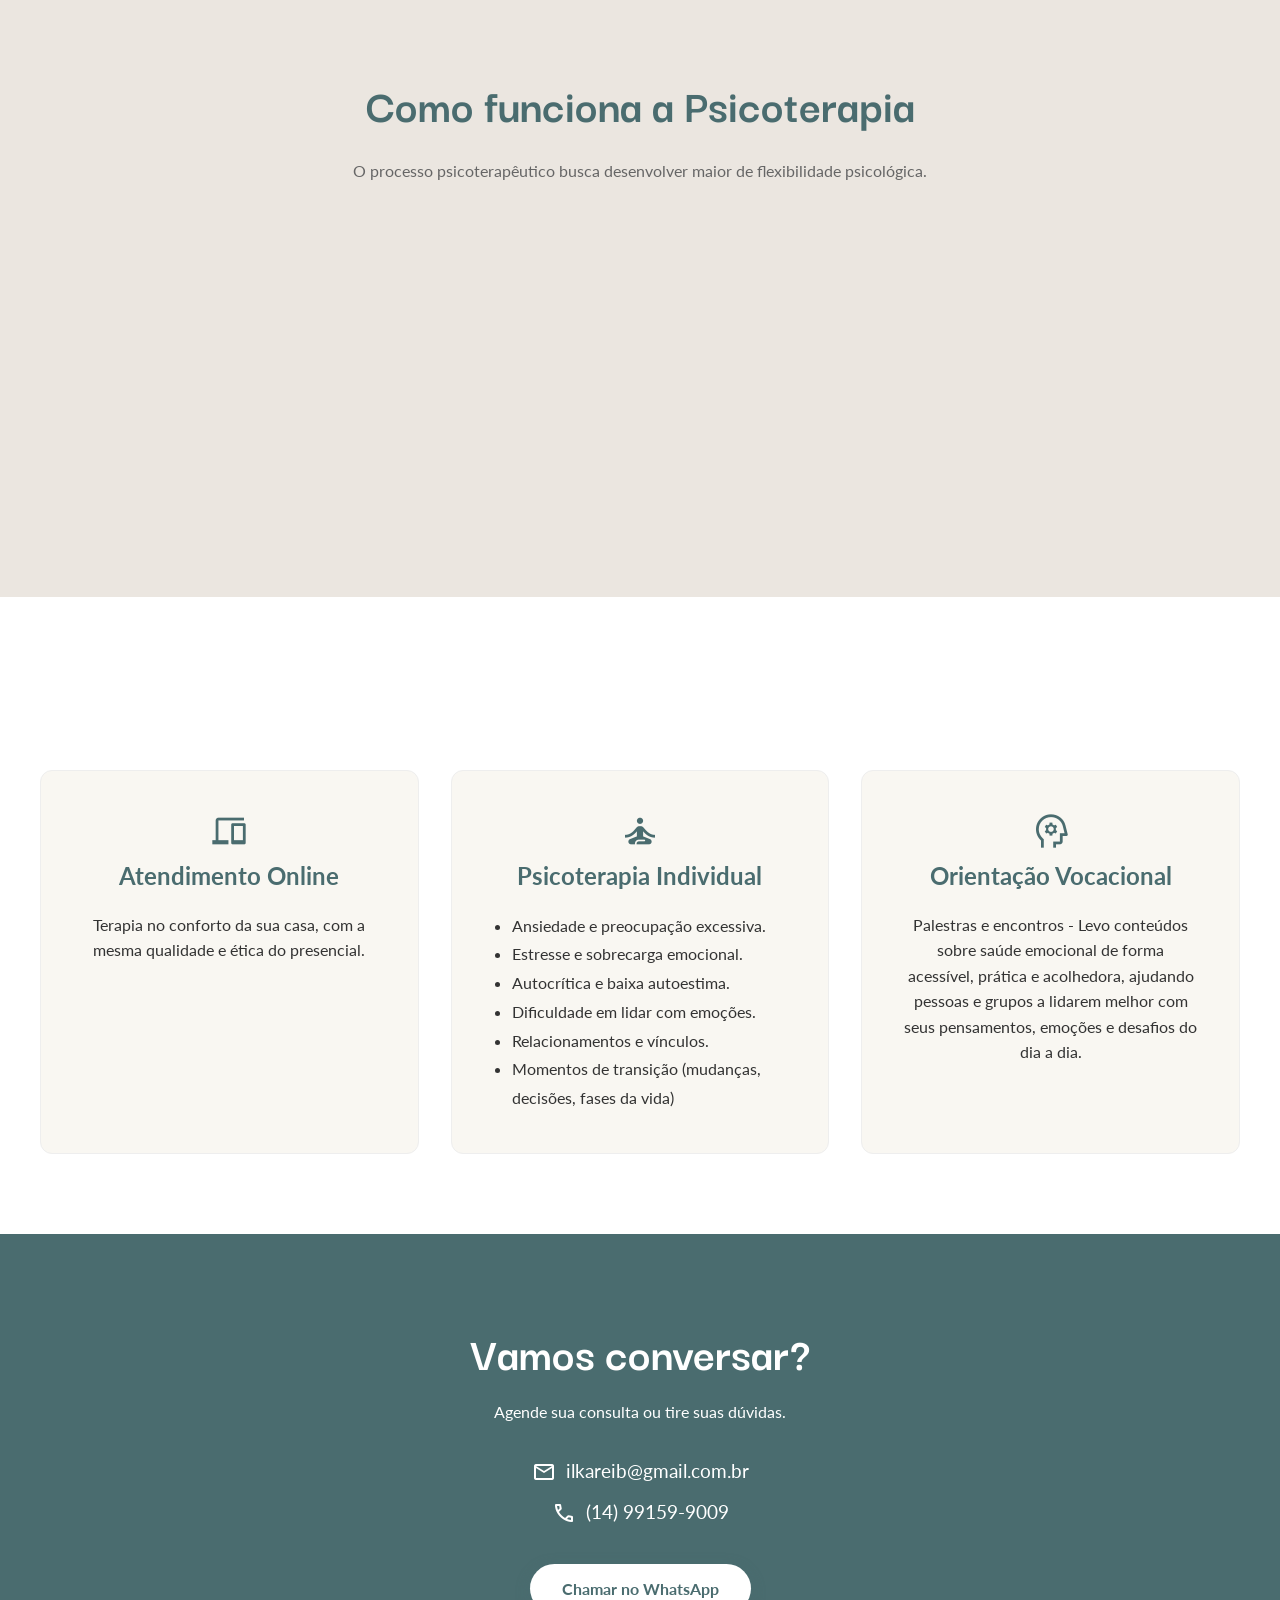
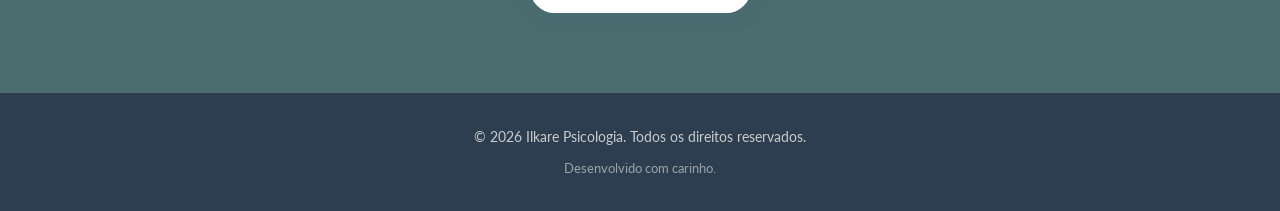
<file: content/file_opcao1.html>
<!DOCTYPE html>
<html lang="pt-br">

<head>
    <meta charset="UTF-8">
    <meta name="viewport" content="width=device-width, initial-scale=1.0">
    <meta name="description"
        content="Psicologia Clínica - Atendimento especializado para equilíbrio emocional e bem-estar.">
    <link rel="stylesheet" href="./estilos/estilo.css">
    <link rel="stylesheet" href="./estilos/mediaquery.css">
    <link rel="stylesheet" href="https://fonts.googleapis.com/css2?family=Material+Symbols+Outlined" />
    <title>Ilkare Ruiz Brabo | Psicóloga Clínica</title>
    <meta name="google-site-verification" content="JiAU5RhtBglbFpOm03lmIRSncttemw6IICREUOoDnOw" />
</head>

<body>

    <header id="header">
        <div class="header-container">
            <div class="logo">
                <h1>Ilkare Ruiz Inowe Brabo</h1>
                <h2>Psicóloga Clínica</h2>
            </div>

            <span class="material-symbols-outlined" id="burguer" onclick="toggleMenu()">
                menu
            </span>

            <nav id="itens">
                <a href="#inicio" onclick="closeMenu()">Início</a>
                <a href="#sobre" onclick="closeMenu()">Sobre</a>
                <a href="#como-funciona" onclick="closeMenu()">Como Funciona</a>
                <a href="#servicos" onclick="closeMenu()">Serviços</a>
                <a href="#contato" onclick="closeMenu()">Contato</a>
            </nav>
        </div>
    </header>

    <section id="inicio">
        <div class="inicio-container">
            <div class="inicio-texto scroll-reveal">
                <h1>Encontre equilíbrio e bem-estar emocional</h1>
                <p>
                    Um espaço acolhedor e seguro para viver sua jornada rumo a uma vida com mais significado e
                    propósito.
                </p>
                <a href="https://api.whatsapp.com/send?phone=5514996115090" class="btn-cta" target="_blank">Agendar
                    Consulta</a>
            </div>

            <div class="inicio-imagem scroll-reveal">
                <!-- Usando a imagem livro.png temporariamente, mas ideal seria uma foto profissional ou ilustra -->
                <img src="imagens/ILKARE BRABO - 2025-73.jpg" alt="Ambiente acolhedor de terapia">
            </div>
        </div>
    </section>

    <section id="sobre">
        <div class="sobre-container">
            <div class="sobre-imagem scroll-reveal">
                <img src="imagens/ILKARE BRABO - 2025-29.jpg" alt="Foto da Psicóloga">
            </div>
            <div class="sobre-texto scroll-reveal">
                <h2 class="section-title" style="text-align: left;">Sobre Mim</h2>
                <h3>Construindo caminhos para o bem-estar</h3>
                <p>
                    Olá, eu sou Ilkare, psicóloga clínica, e acredito que você não precisa enfrentar tudo sozinho(a).
                    <br><br>
                    Meu trabalho é oferecer um espaço seguro e acolhedor, onde você possa se sentir à vontade para ser
                    quem é, falar sobre o que sente e compreender melhor suas emoções, sem julgamentos.
                </p>
                <br>
                <p>
                    Através da terapia, ajudo você a desenvolver uma relação mais saudável com seus pensamentos e
                    sentimentos, para que possa viver com mais leveza, consciência e propósito.
                </p>
                <br>
                <a href="sobre.html" target="_blank" class="btn-cta" style="background-color: var(--cor-secundaria);">Saiba Mais</a>
            </div>
        </div>
    </section>

    <section id="como-funciona">
        <h2 class="section-title scroll-reveal">Como funciona a Psicoterapia</h2>
        <p class="section-subtitle scroll-reveal">O processo psicoterapêutico busca desenvolver maior de flexibilidade
            psicológica.</p>

        <div class="steps-container">
            <div class="step-card scroll-reveal">
                <div class="step-number">01</div>
                <h3>Contato Inicial</h3>
                <p>Entre em contato pelo WhatsApp para tirar dúvidas e agendar seu primeiro horário.</p>
            </div>
            <div class="step-card scroll-reveal">
                <div class="step-number">02</div>
                <h3>Primeira Sessão</h3>
                <p>Um momento para nos conhecermos, entendermos suas demandas e alinharmos expectativas.</p>
            </div>
            <div class="step-card scroll-reveal">
                <div class="step-number">03</div>
                <h3>O Processo</h3>
                <p>Sessões semanais de 50 minutos de atendimento / Horário agendado / Avaliação e cuidado
                    individualizado</p>
            </div>
        </div>
    </section>

    <section id="servicos">
        <h2 class="section-title scroll-reveal">Áreas de Atuação</h2>
        <div class="servicos-grid">
            <div class="servico-card scroll-reveal">
                <span class="material-symbols-outlined"
                    style="font-size: 40px; color: var(--cor-primaria);">devices</span>
                <h3>Atendimento Online</h3>
               <!-- <ul style="text-align: left; padding-left: 20px; line-height: 1.8; margin-top: 10px;">
                    <li>Ansiedade e preocupação excessiva.</li>
                    <li>Estresse e sobrecarga emocional.</li>
                    <li>Autocrítica e baixa autoestima.</li>
                    <li>Dificuldade em lidar com emoções.</li>
                    <li>Relacionamentos e vínculos.</li>
                    <li>Momentos de transição (mudanças, decisões, fases da vida)</li>
                </ul> -->
                <p>Terapia no conforto da sua casa, com a mesma qualidade e ética do presencial.</p>
            </div>
            <div class="servico-card scroll-reveal">
                <span class="material-symbols-outlined"
                    style="font-size: 40px; color: var(--cor-primaria);">self_improvement</span>
                <h3>Psicoterapia Individual</h3>
                <ul style="text-align: left; padding-left: 20px; line-height: 1.8; margin-top: 10px;">
                    <li>Ansiedade e preocupação excessiva.</li>
                    <li>Estresse e sobrecarga emocional.</li>
                    <li>Autocrítica e baixa autoestima.</li>
                    <li>Dificuldade em lidar com emoções.</li>
                    <li>Relacionamentos e vínculos.</li>
                    <li>Momentos de transição (mudanças, decisões, fases da vida)</li>
                </ul>
            </div>
            <div class="servico-card scroll-reveal">
                <span class="material-symbols-outlined"
                    style="font-size: 40px; color: var(--cor-primaria);">psychology</span>
                <h3>Orientação Vocacional</h3>
                <p>Palestras e encontros - Levo conteúdos sobre saúde emocional de forma acessível, prática e
                    acolhedora, ajudando pessoas e grupos a lidarem melhor com seus pensamentos, emoções e desafios do
                    dia a dia.</p>
            </div>
        </div>
    </section>

    <section id="contato">
        <div class="contato-container scroll-reveal">
            <h2 class="section-title" style="color: white; margin-bottom: 0.5rem;">Vamos conversar?</h2>
            <p>Agende sua consulta ou tire suas dúvidas.</p>

            <div class="contato-info">
                <p>
                    <span class="material-symbols-outlined">mail</span>
                    ilkareib@gmail.com.br
                </p>
                <p>
                    <span class="material-symbols-outlined">call</span>
                    (14) 99159-9009
                </p>
            </div>

            <br>
            <a href="https://api.whatsapp.com/send?phone=5514996115090" class="btn-cta"
                style="background-color: white; color: var(--cor-primaria);">Chamar no WhatsApp</a>
        </div>
    </section>

    <footer>
        <p>&copy; 2026 Ilkare Psicologia. Todos os direitos reservados.</p>
        <p style="font-size: 0.8rem; margin-top: 10px; opacity: 0.7;">Desenvolvido com carinho.</p>
    </footer>

    <script src="javascript.js"></script>
</body>

</html>
</file>
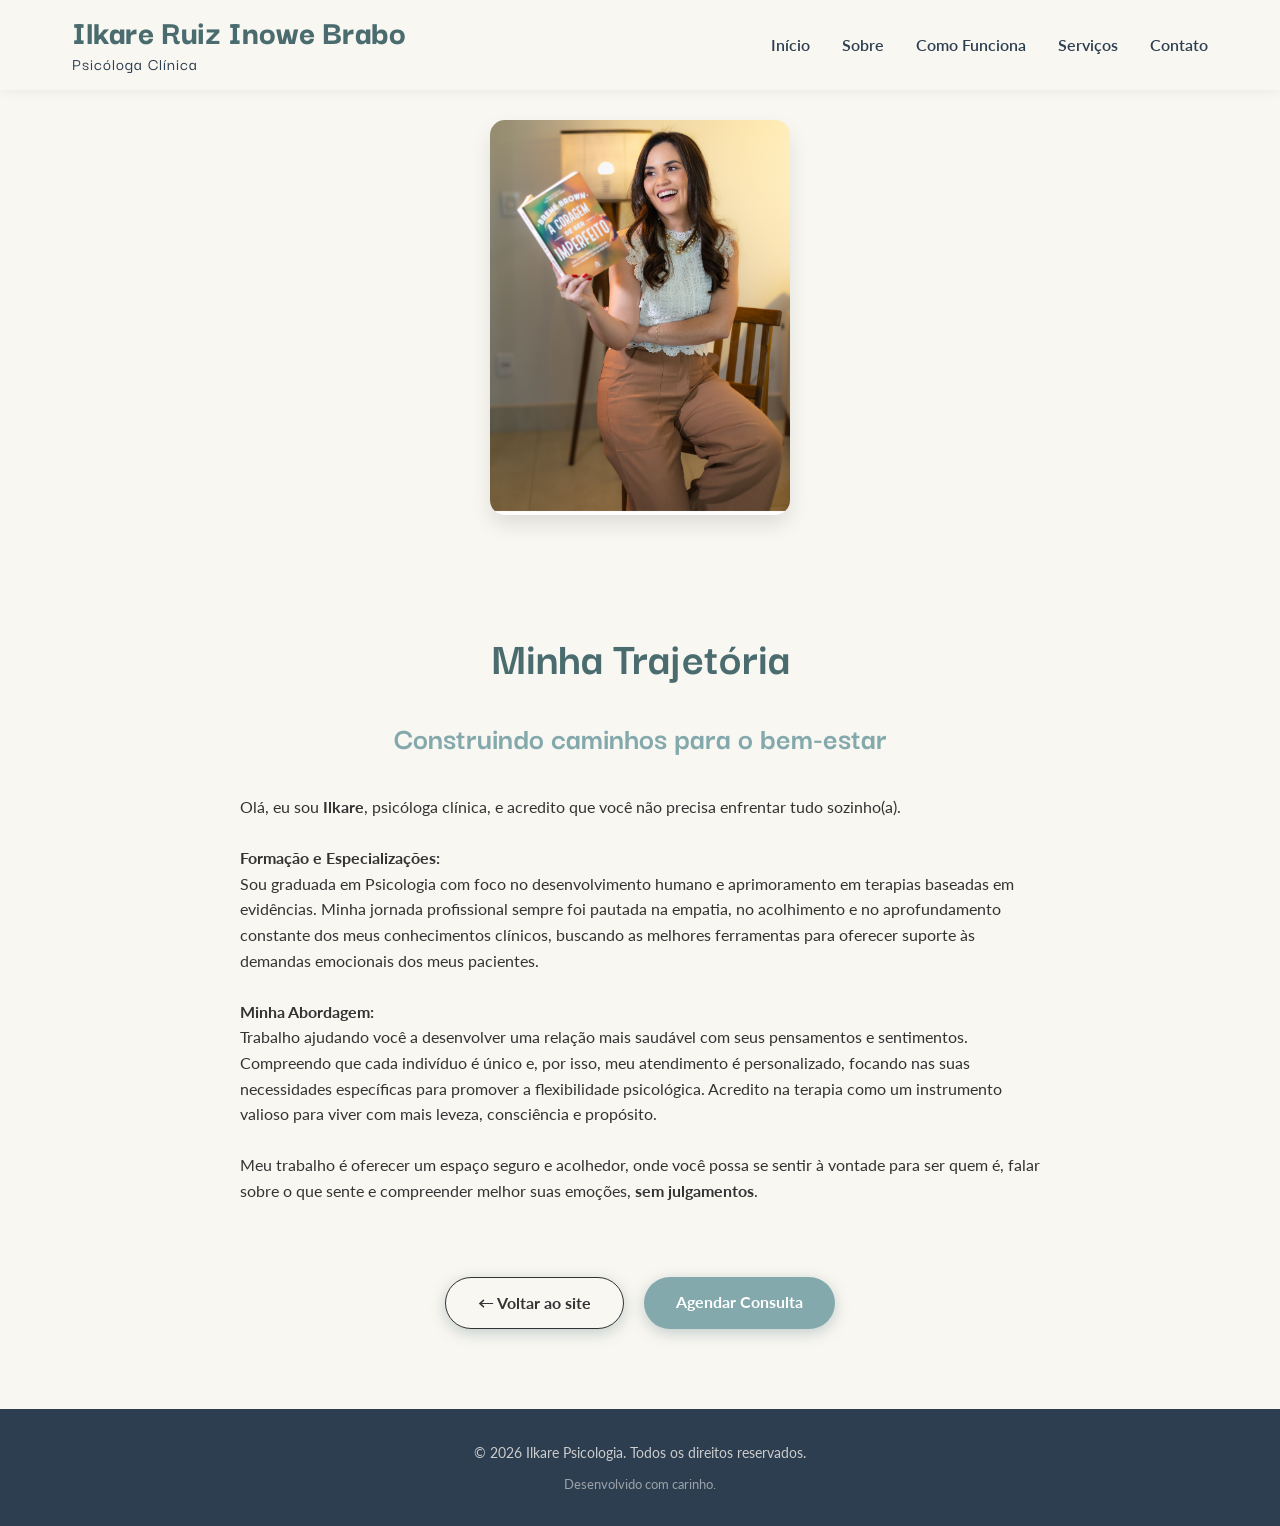
<file: content/sobre.html>
<!DOCTYPE html>
<html lang="pt-br">

<head>
    <meta charset="UTF-8">
    <meta name="viewport" content="width=device-width, initial-scale=1.0">
    <meta name="description"
        content="Psicologia Clínica - Conheça mais sobre a trajetória de Ilkare Ruiz Brabo.">
    <link rel="stylesheet" href="./estilos/estilo.css">
    <link rel="stylesheet" href="./estilos/mediaquery.css">
    <link rel="stylesheet" href="https://fonts.googleapis.com/css2?family=Material+Symbols+Outlined" />
    <title>Sobre Mim | Ilkare Ruiz Brabo</title>
</head>

<body>

    <header id="header">
        <div class="header-container">
            <div class="logo">
                <h1>Ilkare Ruiz Inowe Brabo</h1>
                <h2>Psicóloga Clínica</h2>
            </div>

            <span class="material-symbols-outlined" id="burguer" onclick="toggleMenu()">
                menu
            </span>

            <nav id="itens">
                <a href="file.html#inicio">Início</a>
                <a href="file.html#sobre">Sobre</a>
                <a href="file.html#como-funciona">Como Funciona</a>
                <a href="file.html#servicos">Serviços</a>
                <a href="file.html#contato">Contato</a>
            </nav>
        </div>
    </header>

    <section id="sobre-completo" style="padding-top: 120px; padding-bottom: 80px; min-height: calc(100vh - 150px);">
        <div class="sobre-container" style="display: flex; flex-direction: column; align-items: center; max-width: 800px; margin: auto;">
            <div class="sobre-imagem scroll-reveal" style="max-width: 300px; margin-bottom: 2rem;">
                <img src="imagens/ILKARE BRABO - 2025-29.jpg" alt="Foto da Psicóloga" style="width: 100%; border-radius: 15px; box-shadow: 0 10px 20px rgba(0,0,0,0.1);">
            </div>
            <div class="sobre-texto scroll-reveal" style="text-align: left; width: 100%;">
                <h2 class="section-title" style="text-align: center;">Minha Trajetória</h2>
                <h3 style="text-align: center; margin-bottom: 2rem; color: var(--cor-secundaria);">Construindo caminhos para o bem-estar</h3>
                
                <p>
                    Olá, eu sou <strong>Ilkare</strong>, psicóloga clínica, e acredito que você não precisa enfrentar tudo sozinho(a).
                </p>
                <br>
                <p>
                    <strong>Formação e Especializações:</strong><br>
                    Sou graduada em Psicologia com foco no desenvolvimento humano e aprimoramento em terapias baseadas em evidências. Minha jornada profissional sempre foi pautada na empatia, no acolhimento e no aprofundamento constante dos meus conhecimentos clínicos, buscando as melhores ferramentas para oferecer suporte às demandas emocionais dos meus pacientes.
                </p>
                <br>
                <p>
                    <strong>Minha Abordagem:</strong><br>
                    Trabalho ajudando você a desenvolver uma relação mais saudável com seus pensamentos e sentimentos. Compreendo que cada indivíduo é único e, por isso, meu atendimento é personalizado, focando nas suas necessidades específicas para promover a flexibilidade psicológica. Acredito na terapia como um instrumento valioso para viver com mais leveza, consciência e propósito.
                </p>
                <br>
                <p>
                    Meu trabalho é oferecer um espaço seguro e acolhedor, onde você possa se sentir à vontade para ser quem é, falar sobre o que sente e compreender melhor suas emoções, <strong>sem julgamentos</strong>.
                </p>
                <br>
                <div style="text-align: center; margin-top: 3rem; display: flex; gap: 20px; justify-content: center; flex-wrap: wrap;">
                    <a href="index.html" class="btn-cta" style="background-color: var(--cor-fundo); color: var(--cor-texto); border: 1px solid var(--cor-texto);">← Voltar ao site</a>
                    <a href="https://api.whatsapp.com/send?phone=5514996115090" class="btn-cta" target="_blank" style="background-color: var(--cor-secundaria);">Agendar Consulta</a>
                </div>
            </div>
        </div>
    </section>

    <footer style="margin-top: auto;">
        <p>&copy; 2026 Ilkare Psicologia. Todos os direitos reservados.</p>
        <p style="font-size: 0.8rem; margin-top: 10px; opacity: 0.7;">Desenvolvido com carinho.</p>
    </footer>

    <script src="javascript.js"></script>
</body>

</html>
</file>
<file: content/estilos/estilo.css>
@charset "UTF-8";

@import url('https://fonts.googleapis.com/css2?family=Darker+Grotesque:wght@300..900&family=Lato:wght@300;400;700&display=swap');

:root {
    /* Paleta de Cores - Inspirada em natureza e tranquilidade */
    --cor-primaria: #4A6C6F;
    /* Verde musgo suave */
    --cor-secundaria: #84A9AC;
    /* Azul esverdeado claro */
    --cor-fundo: #F9F7F2;
    /* Off-white quente */
    --cor-fundo-alt: #EBE6E0;
    /* Bege suave para seções alternadas */
    --cor-texto: #333333;
    --cor-titulo: #2C3E50;
    --cor-destaque: #D4A373;
    /* Um tom terroso/dourado para detalhes */
    --branco: #FFFFFF;

    /* Tipografia */
    --fonte-titulo: 'Darker Grotesque', sans-serif;
    --fonte-texto: 'Lato', sans-serif;

    /* Espaçamentos e Layout */
    --max-width: 1200px;
    --header-height: 90px;
    --border-radius: 12px;
}

* {
    margin: 0;
    padding: 0;
    box-sizing: border-box;
}

html {
    scroll-behavior: smooth;
    font-size: 16px;
}

body {
    font-family: var(--fonte-texto);
    background-color: var(--cor-fundo);
    color: var(--cor-texto);
    line-height: 1.6;
    overflow-x: hidden;
}

/* --- HEADER --- */
header {
    position: fixed;
    top: 0;
    left: 0;
    width: 100%;
    height: var(--header-height);
    background-color: rgba(249, 247, 242, 0.95);
    backdrop-filter: blur(10px);
    z-index: 1000;
    box-shadow: 0 2px 10px rgba(0, 0, 0, 0.05);
    transition: all 0.3s ease;
}

.header-container {
    max-width: var(--max-width);
    margin: 0 auto;
    height: 100%;
    display: flex;
    align-items: center;
    justify-content: space-between;
    padding: 0 2rem;
    transition: padding 0.5s ease-in-out;
}

.logo {
    display: flex;
    flex-direction: column;
    align-items: flex-start;
}

header h1 {
    font-family: var(--fonte-titulo);
    font-size: 2.2rem;
    color: var(--cor-primaria);
    font-weight: 800;
    line-height: 1;
}

header h2 {
    font-family: var(--fonte-titulo);
    font-size: 1.1rem;
    font-weight: 500;
    color: var(--cor-titulo);
    letter-spacing: 1px;
}

/* MENU */
#burguer {
    display: none;
    font-size: 2rem;
    cursor: pointer;
    color: var(--cor-primaria);
}

nav#itens {
    display: flex;
    gap: 2rem;
}

nav#itens a {
    text-decoration: none;
    color: var(--cor-titulo);
    font-weight: 600;
    font-size: 1rem;
    transition: color 0.3s ease;
    position: relative;
}

nav#itens a::after {
    content: '';
    position: absolute;
    width: 0;
    height: 2px;
    bottom: -4px;
    left: 0;
    background-color: var(--cor-destaque);
    transition: width 0.3s ease;
}

nav#itens a:hover {
    color: var(--cor-primaria);
}

nav#itens a:hover::after {
    width: 100%;
}

/* --- SECTION (INÍCIO) --- */
#inicio {
    padding-top: calc(var(--header-height) + 40px);
    padding-bottom: 60px;
    min-height: 90vh;
    display: flex;
    align-items: center;
    background: linear-gradient(135deg, var(--cor-fundo) 0%, #E8F1F2 100%);
}

.inicio-container {
    max-width: var(--max-width);
    margin: 0 auto;
    display: grid;
    grid-template-columns: 1fr 1fr;
    gap: 4rem;
    padding: 0 2rem;
    align-items: center;
    transition: all 0.5s ease-in-out;
}

.inicio-texto {
    transition: all 0.5s ease-in-out;
}

.inicio-texto h1 {
    font-family: var(--fonte-titulo);
    font-size: clamp(3rem, 5vw, 4.5rem);
    line-height: 1.1;
    color: var(--cor-primaria);
    margin-bottom: 1.5rem;
}

.inicio-texto p {
    font-size: 1.2rem;
    color: #555;
    margin-bottom: 2rem;
    max-width: 500px;
}

.btn-cta {
    display: inline-block;
    padding: 12px 32px;
    background-color: var(--cor-primaria);
    color: white;
    text-decoration: none;
    font-weight: 700;
    border-radius: 50px;
    transition: transform 0.3s ease, background-color 0.3s ease, box-shadow 0.3s ease;
    box-shadow: 0 4px 15px rgba(74, 108, 111, 0.3);
}

.btn-cta:hover {
    background-color: #3A5558;
    transform: translateY(-3px);
    box-shadow: 0 6px 20px rgba(74, 108, 111, 0.4);
}

.inicio-imagem {
    position: relative;
    display: flex;
    justify-content: center;
    transition: all 0.5s ease-in-out;
}

.inicio-imagem img {
    max-width: 100%;
    height: auto;
    border-radius: var(--border-radius);
    box-shadow: 20px 20px 0 var(--cor-secundaria);
    transition: transform 0.5s ease, box-shadow 0.5s ease-in-out;
}

.inicio-imagem:hover img {
    transform: scale(1.02);
}

/* --- SEÇÕES GERAIS --- */
section {
    padding: 80px 2rem;
}

.section-title {
    text-align: center;
    font-family: var(--fonte-titulo);
    font-size: 3rem;
    color: var(--cor-primaria);
    margin-bottom: 1rem;
}

.section-subtitle {
    text-align: center;
    max-width: 700px;
    margin: 0 auto 4rem auto;
    color: #666;
}

#sobre {
    background-color: var(--cor-branco);
}

.sobre-container {
    max-width: var(--max-width);
    margin: 0 auto;
    display: grid;
    grid-template-columns: 1fr 1fr;
    gap: 4rem;
    align-items: center;
    transition: all 0.5s ease-in-out;
}

.sobre-imagem img {
    width: 100%;
    border-radius: var(--border-radius);
    object-fit: cover;
    object-position: top;
    height: 100%;
    max-height: 500px;
    transition: transform .5s;
}

.sobre-imagem:hover img {
    transform: scale(1.01);
}

.sobre-texto h3 {
    font-family: var(--fonte-titulo);
    font-size: 2rem;
    color: var(--cor-titulo);
    margin-bottom: 1rem;
}

#como-funciona {
    background-color: var(--cor-fundo-alt);
}

.steps-container {
    max-width: var(--max-width);
    margin: 0 auto;
    display: grid;
    grid-template-columns: repeat(auto-fit, minmax(250px, 1fr));
    gap: 2rem;
    transition: all 0.5s ease-in-out;
}

.step-card {
    background: var(--branco);
    padding: 2rem;
    border-radius: var(--border-radius);
    border: 1px solid #eee;
    text-align: center;
    transition: all 0.3s ease;
}

.step-card:hover {
    border-color: var(--cor-secundaria);
    box-shadow: 0 10px 30px rgba(0, 0, 0, 0.08);
}

.step-number {
    font-family: var(--fonte-titulo);
    font-size: 4rem;
    color: var(--cor-secundaria);
    opacity: 0.5;
    line-height: 1;
    margin-bottom: 1rem;
}

.step-card h3 {
    color: var(--cor-primaria);
    margin-bottom: 1rem;
}

/* --- FIX: Centralizar o 3º card de "Como Funciona" em telas médias (2 colunas) --- */
@media (max-width: 920px) and (min-width: 630px) {
    .steps-container {
        /* Força a ser 2 colunas */
        grid-template-columns: 1fr 1fr;
    }
    .steps-container .step-card:last-child:nth-child(3) {
        /* O último e terceiro item estica por ambas colunas, mas enviamos pro centro */
        grid-column: 1 / -1;
        justify-self: center;
        /* Dá a largura exata que teria se fosse uma coluna normal do grid (50% menos a metade do gap de 2rem) */
        width: calc(50% - 1rem);
    }
}

#servicos {
    background-color: var(--branco);
}

.servicos-grid {
    max-width: var(--max-width);
    margin: 0 auto;
    display: grid;
    grid-template-columns: repeat(auto-fit, minmax(300px, 1fr));
    gap: 2rem;
    transition: all 0.5s ease-in-out;
}

.servico-card {
    background: var(--cor-fundo);
    padding: 2.5rem;
    border-radius: var(--border-radius);
    border: 1px solid #eee;
    transition: all 0.3s ease;
    text-align: center;
}

.servico-card:hover {
    border-color: var(--cor-secundaria);
    box-shadow: 0 10px 30px rgba(0, 0, 0, 0.08);
}

.servico-card h3 {
    color: var(--cor-primaria);
    margin-bottom: 1rem;
    font-size: 1.5rem;
}

/* --- FIX: Centralizar o 3º card de "Serviços" em telas médias (2 colunas) --- */
@media (max-width: 1040px) and (min-width: 690px) {
    .servicos-grid {
        grid-template-columns: 1fr 1fr;
    }
    .servicos-grid .servico-card:last-child:nth-child(3) {
        grid-column: 1 / -1;
        justify-self: center;
        width: calc(50% - 1rem); 
    }
}

/* --- CONTATO --- */
#contato {
    background-color: var(--cor-primaria);
    color: white;
    text-align: center;
}

.contato-container {
    max-width: 800px;
    margin: 0 auto;
}

#contato h2 {
    color: white;
}

.contato-info {
    margin-top: 2rem;
    font-size: 1.2rem;
}

.contato-info p {
    margin: 10px 0;
    display: flex;
    align-items: center;
    justify-content: center;
    gap: 10px;
}

footer {
    background-color: #2C3E50;
    color: #ccc;
    padding: 2rem;
    text-align: center;
    font-size: 0.9rem;
}

/* --- ANIMAÇÕES E RESPONSIVIDADE --- */
.scroll-reveal {
    opacity: 0;
    transform: translateY(30px);
    transition: all 0.8s cubic-bezier(0.5, 0, 0, 1);
}

.scroll-reveal.visible {
    opacity: 1;
    transform: translateY(0);
}

/* --- MODAL --- */
.modal-overlay {
    position: fixed;
    top: 0;
    left: 0;
    width: 100%;
    height: 100%;
    background-color: rgba(0, 0, 0, 0.6);
    z-index: 2000;
    display: none;
    align-items: center;
    justify-content: center;
    opacity: 0;
    transition: opacity 0.3s ease;
}

.modal-overlay.active {
    display: flex;
    opacity: 1;
}

.modal-content {
    background-color: var(--branco);
    padding: 2.5rem;
    border-radius: var(--border-radius);
    max-width: 600px;
    width: 90%;
    max-height: 85vh;
    overflow-y: auto;
    position: relative;
    transform: translateY(20px);
    transition: transform 0.3s ease;
    box-shadow: 0 15px 30px rgba(0,0,0,0.2);
}

.modal-overlay.active .modal-content {
    transform: translateY(0);
}

.modal-close {
    position: absolute;
    top: 15px;
    right: 20px;
    font-size: 2.5rem;
    color: #999;
    cursor: pointer;
    line-height: 1;
    transition: color 0.2s;
}

.modal-close:hover {
    color: var(--cor-primaria);
}

.modal-img {
    width: 120px;
    height: 120px;
    border-radius: 50%;
    object-fit: cover;
    display: block;
    margin: 0 auto 1.5rem auto;
    box-shadow: 0 5px 15px rgba(0,0,0,0.1);
}
</file>
<file: content/estilos/mediaquery.css>
@charset "UTF-8";

@media (max-width: 768px) {
    header {
        padding: 0 1rem;
    }

    .header-container {
        padding: 0;
    }

    #burguer {
        display: block;
    }

    nav#itens {
        display: block;
        position: absolute;
        top: var(--header-height);
        right: 0;
        background-color: var(--branco);
        width: 100%;
        height: 0;
        overflow: hidden;
        transition: height 0.3s ease;
        box-shadow: 0 4px 6px rgba(0, 0, 0, 0.1);
        text-align: center;
    }

    nav#itens.ativo {
        height: auto;
        padding-bottom: 20px;
        border-top: 1px solid #eee;
    }

    nav#itens a {
        display: block;
        padding: 15px;
        color: var(--cor-texto);
        border-bottom: 1px solid #f0f0f0;
    }

    .inicio-container,
    .sobre-container {
        grid-template-columns: 1fr;
        text-align: center;
    }

    .inicio-texto {
        margin: 0 auto;
    }

    .inicio-imagem {
        order: -1;
        /* Imagem acima no mobile */
        margin-bottom: 2rem;
    }

    .inicio-imagem img {
        box-shadow: 10px 10px 0 var(--cor-secundaria);
    }
}
</file>
